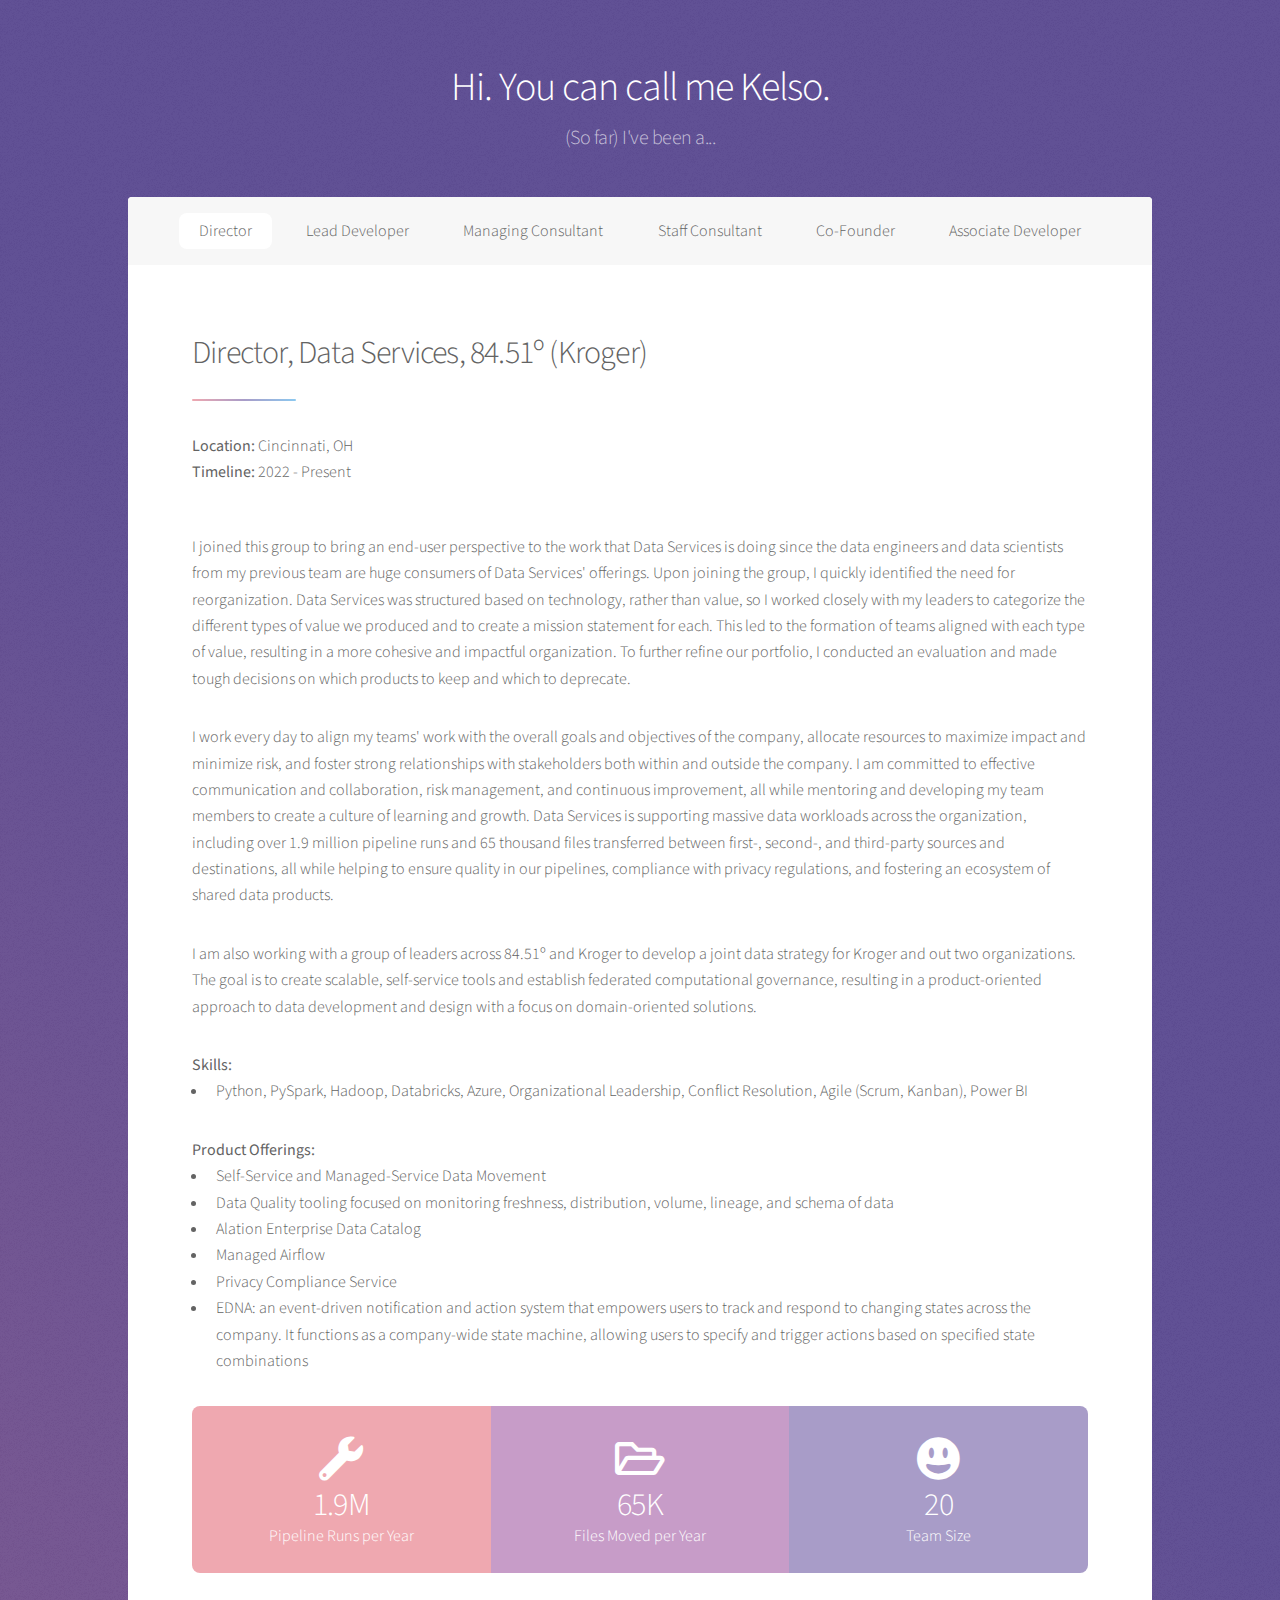
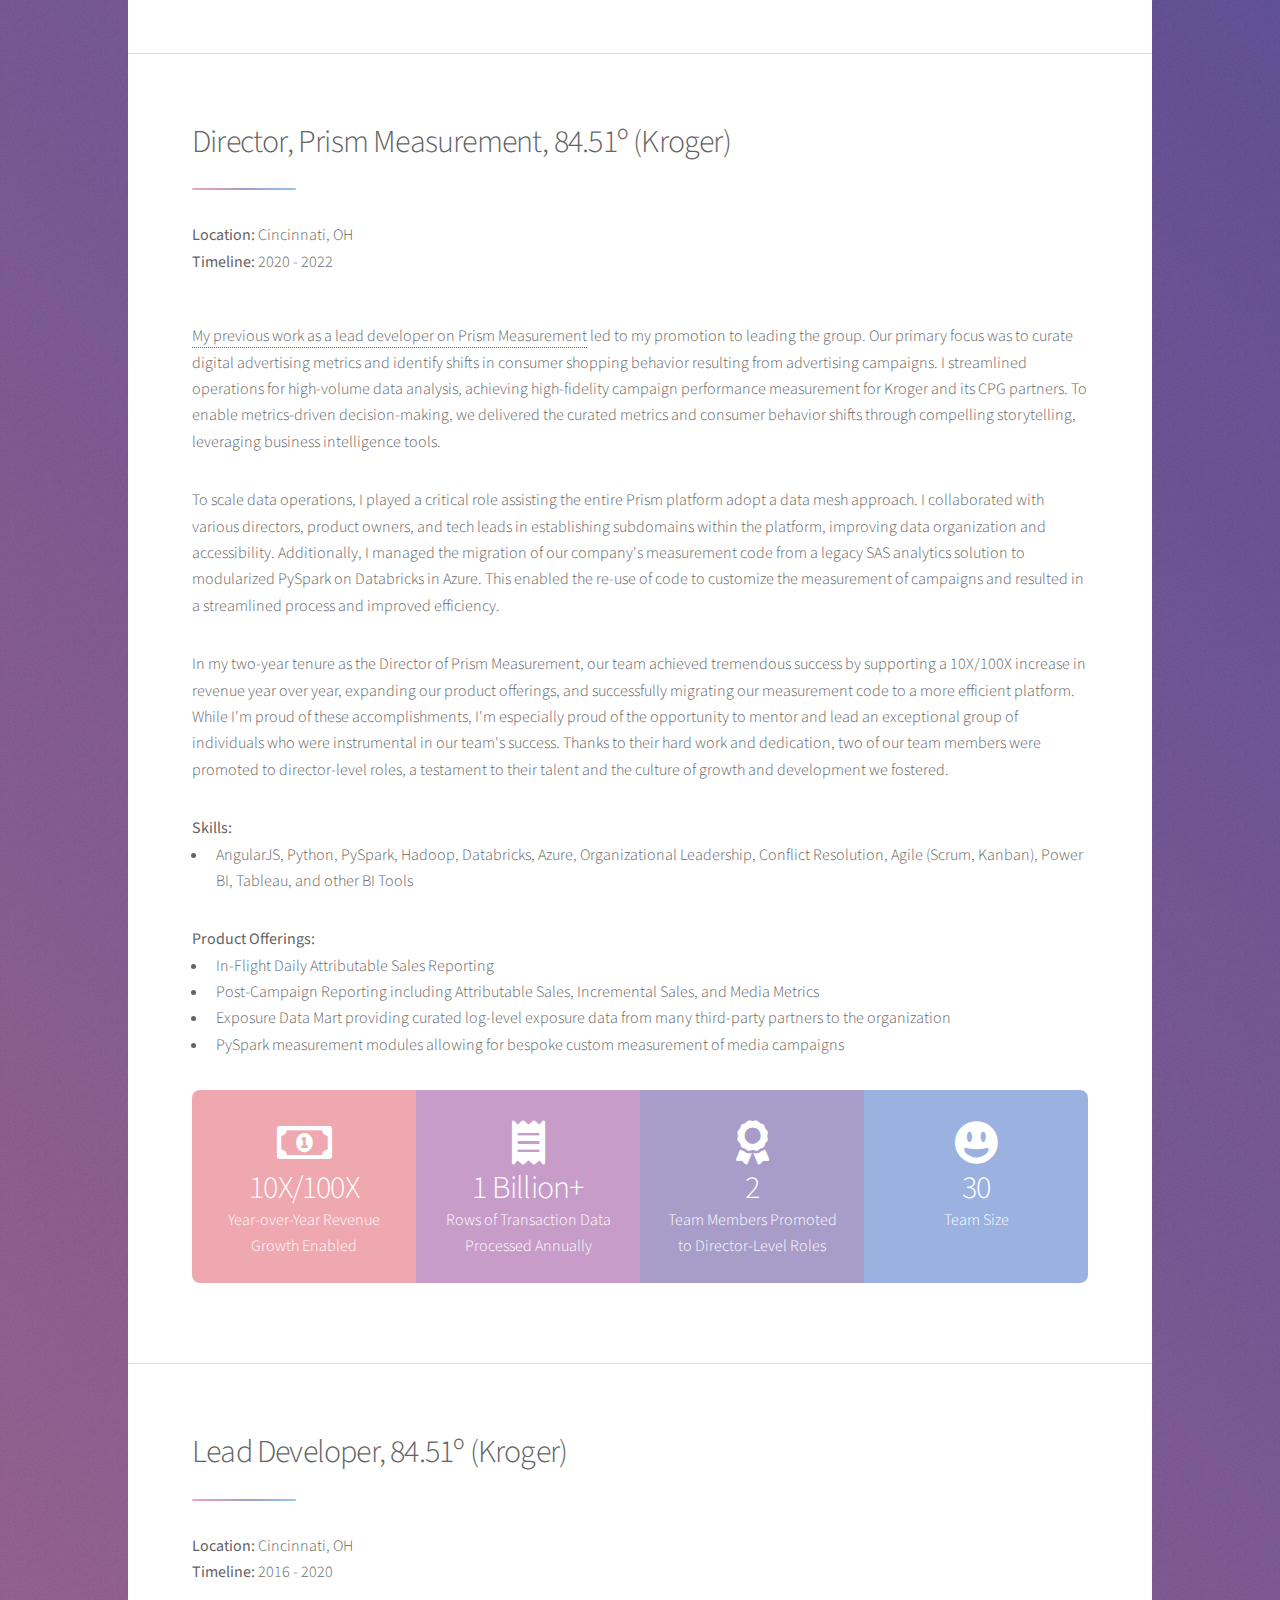
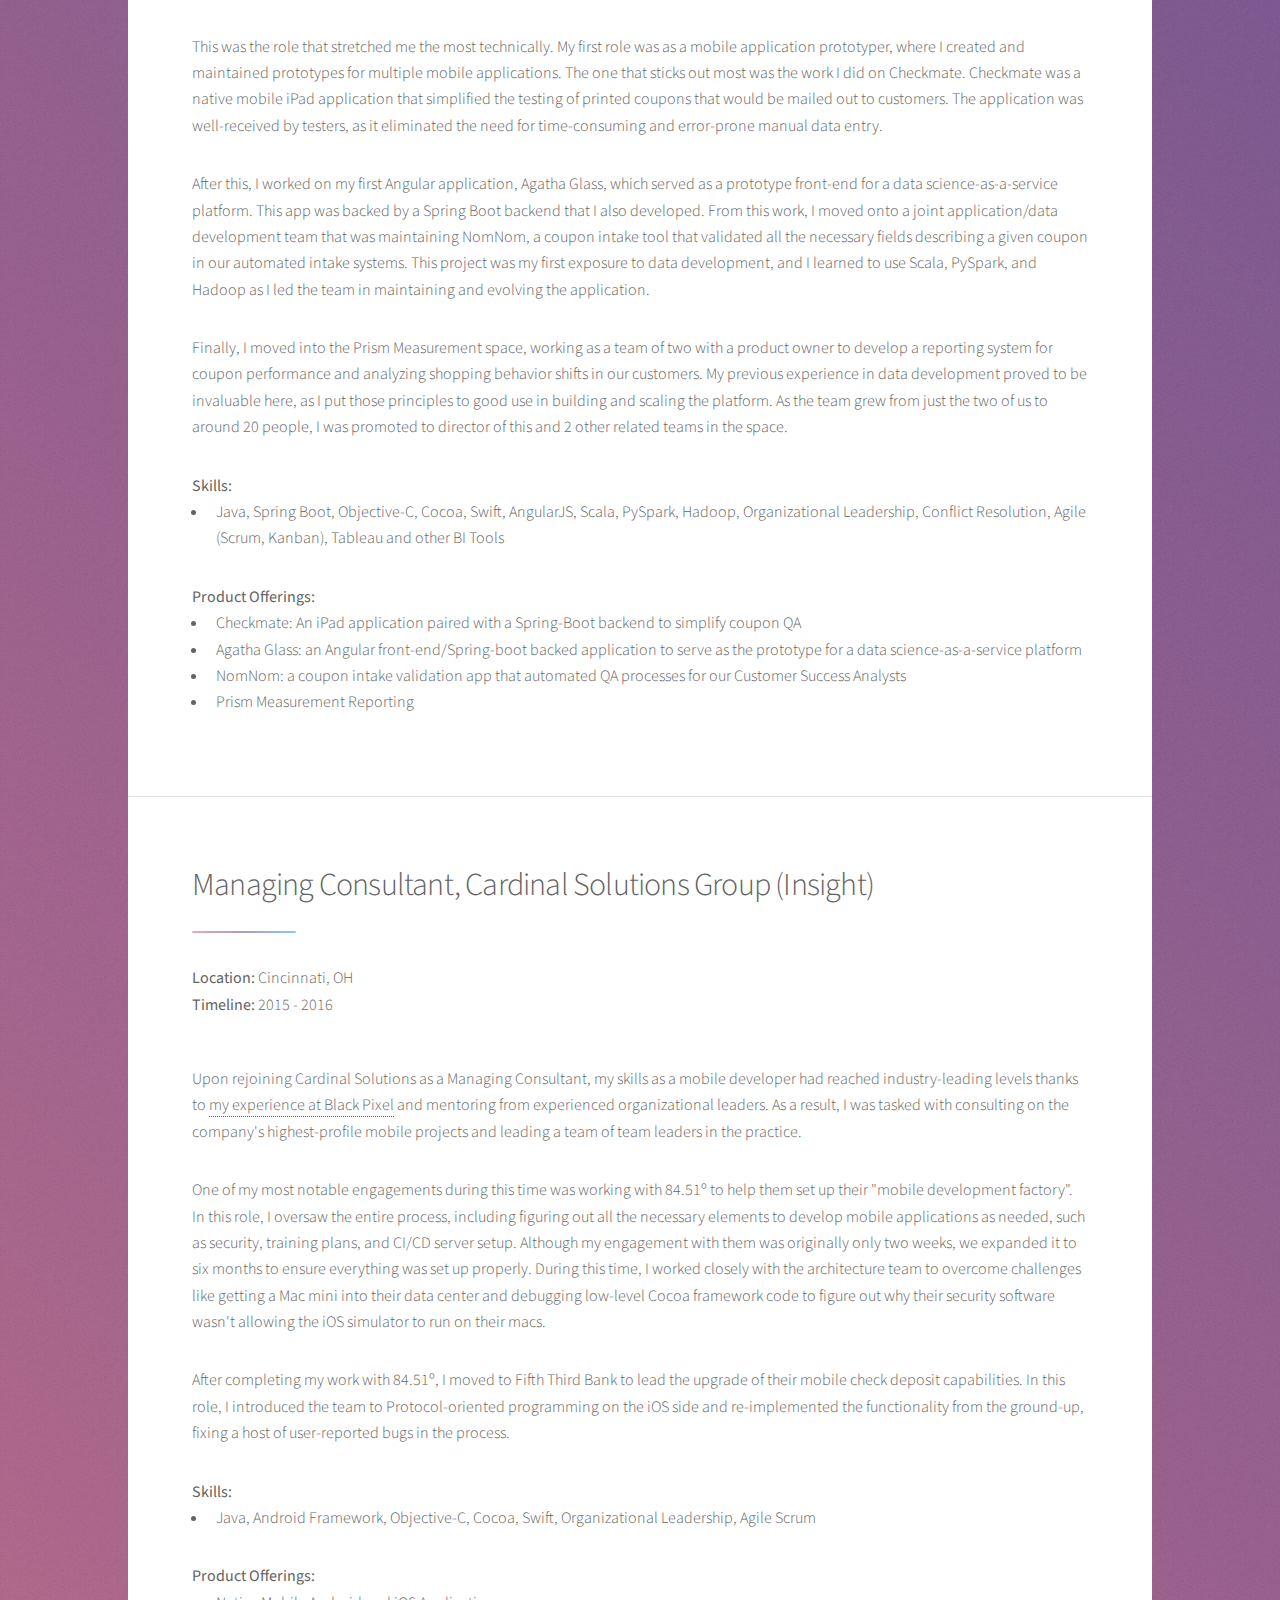
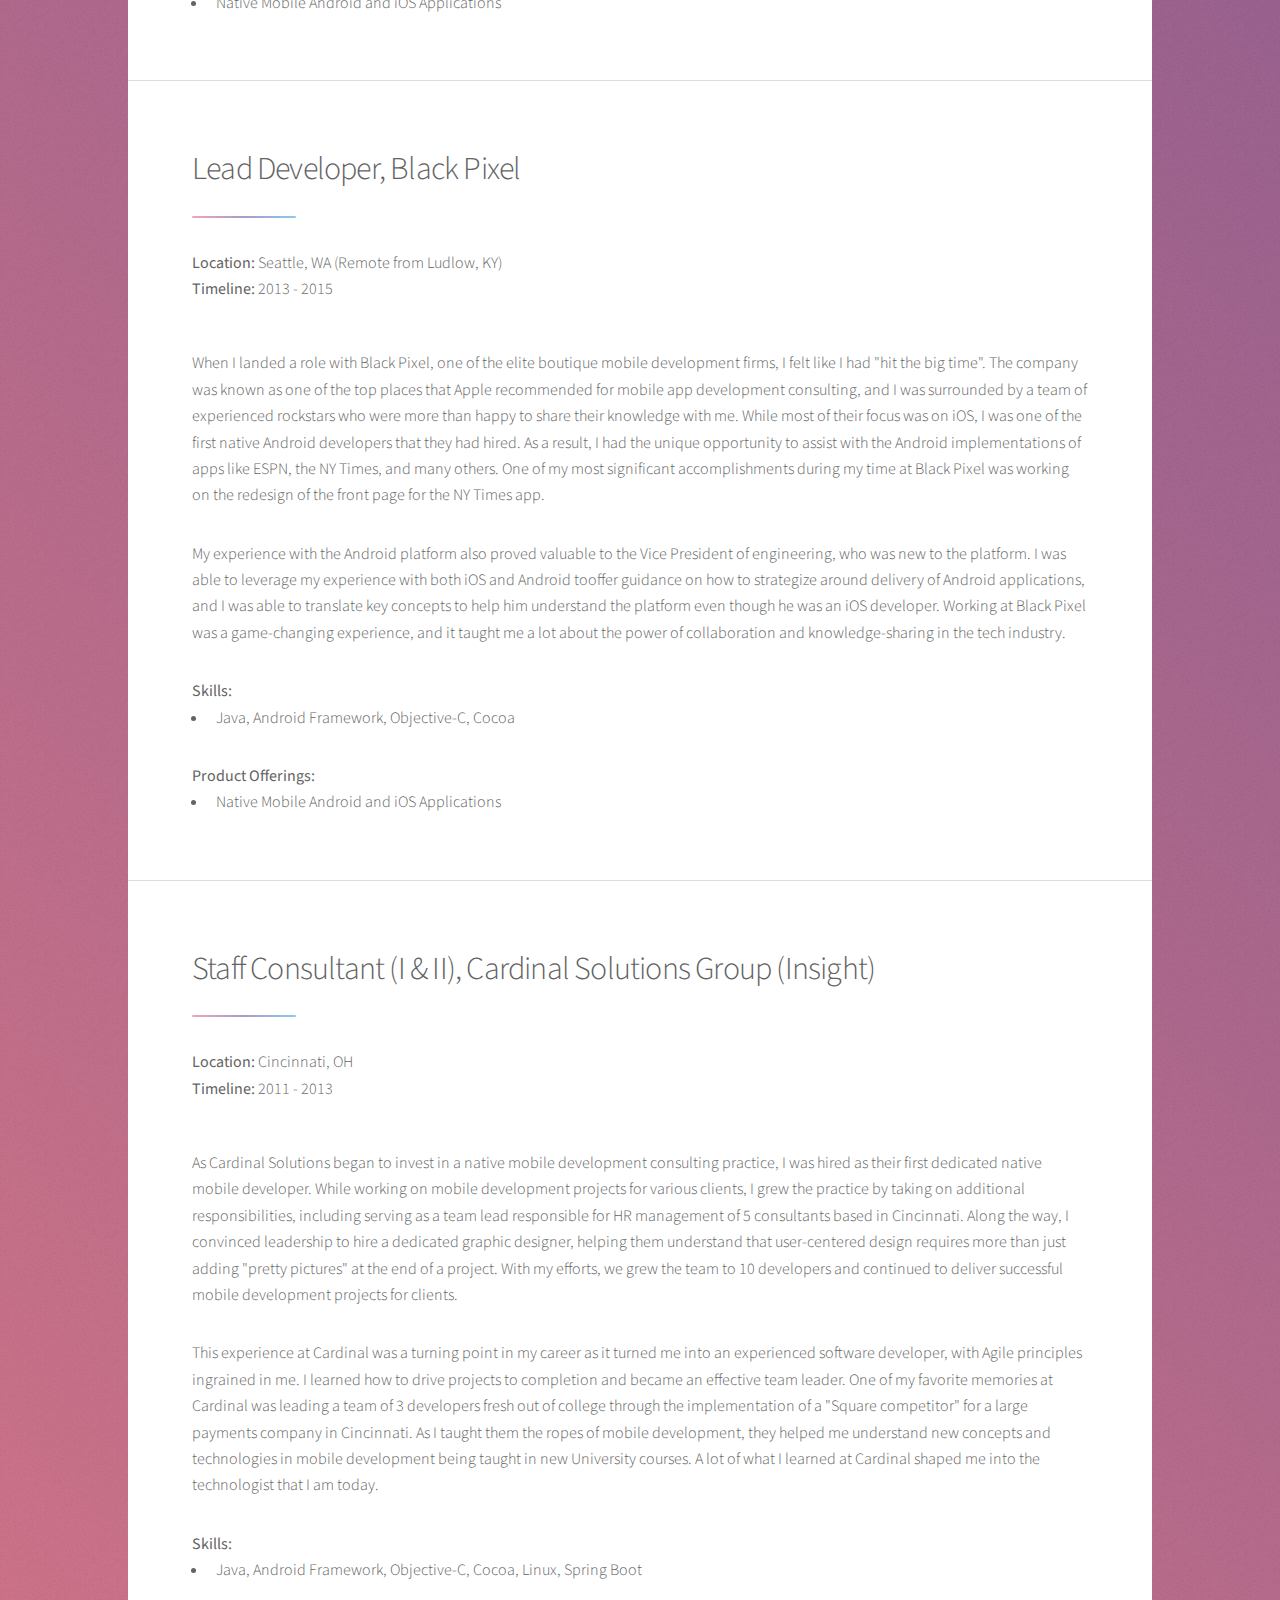
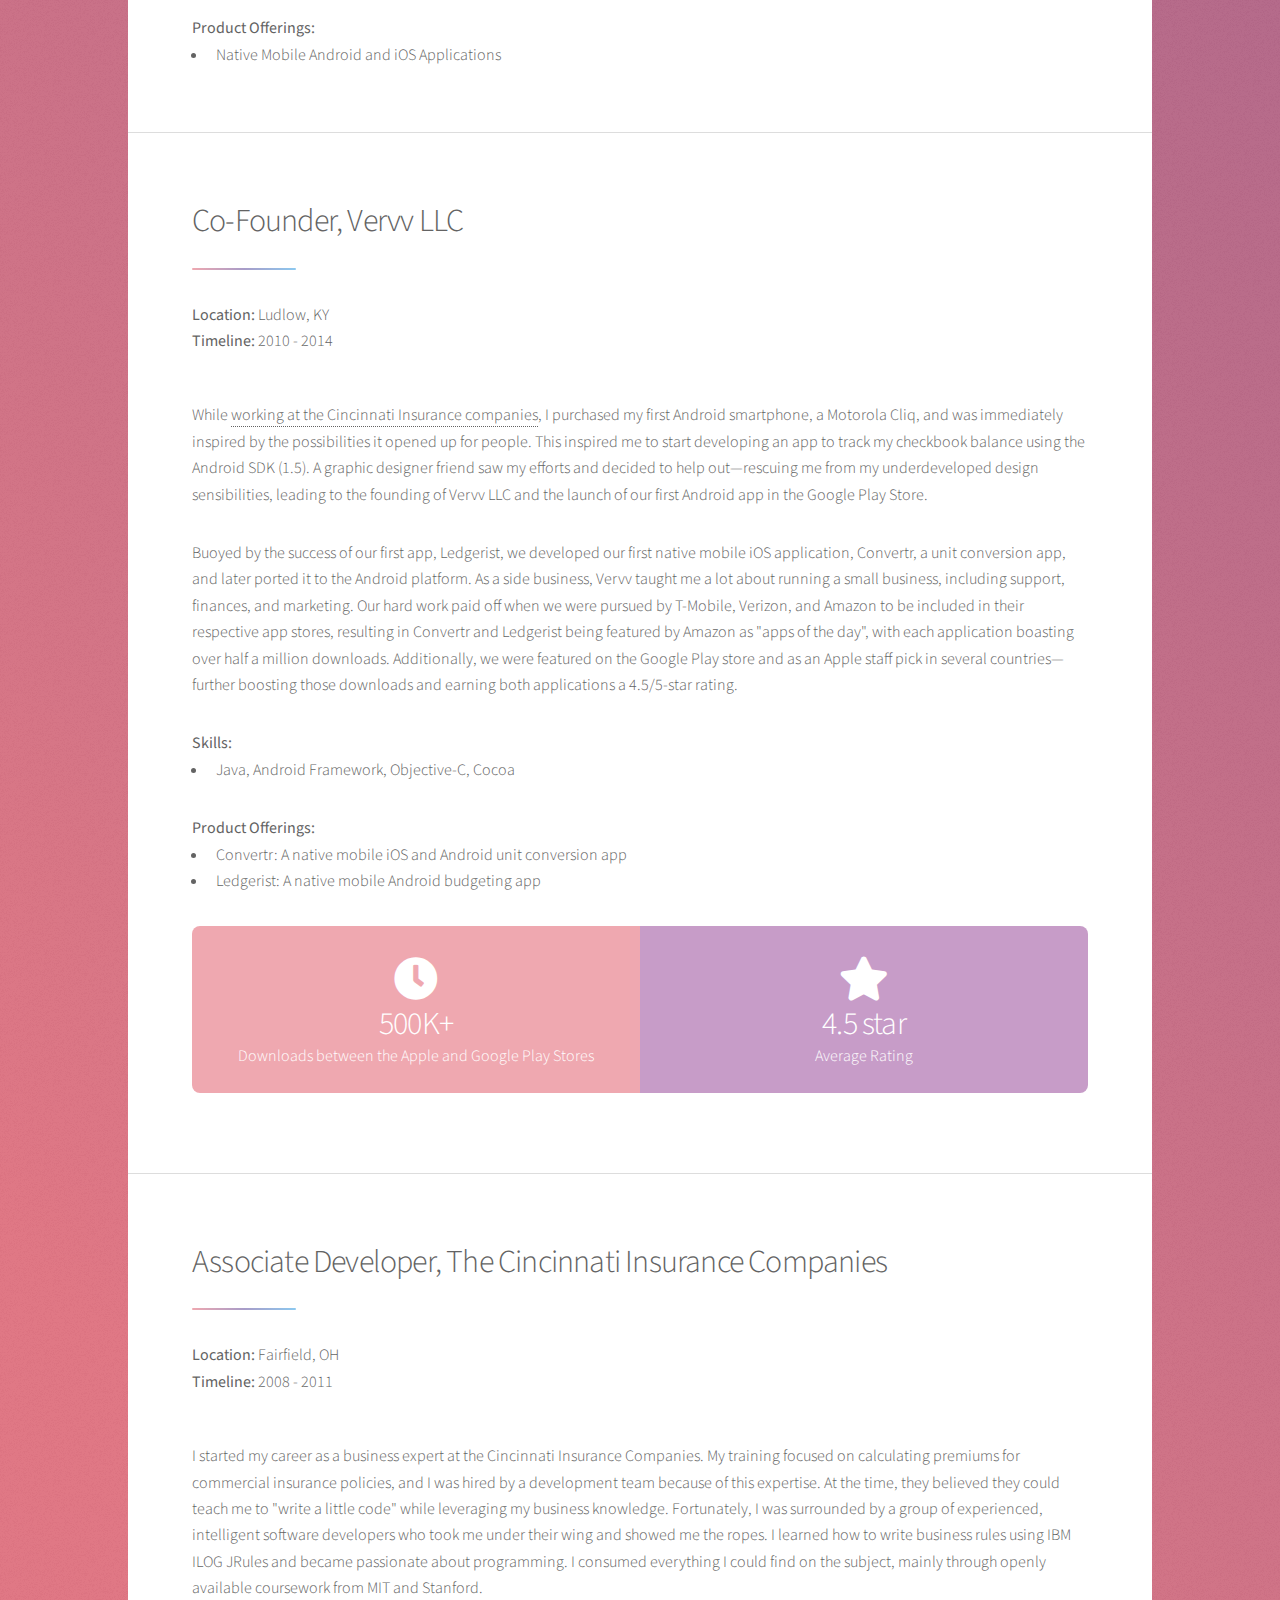
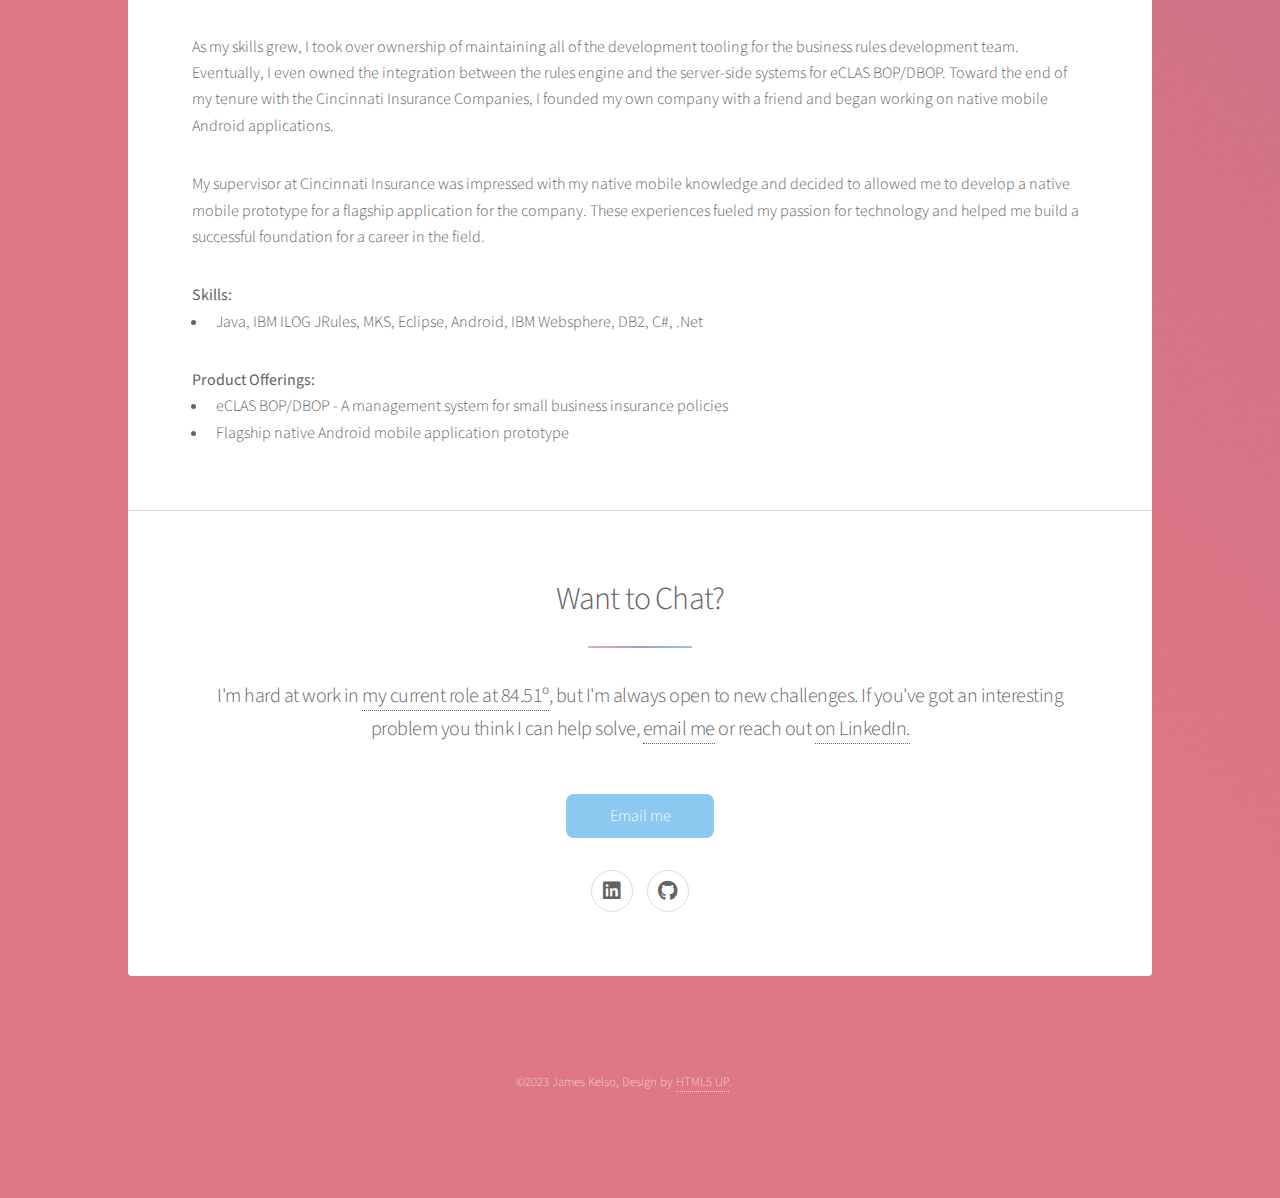
<file: experience.html>
<!DOCTYPE HTML>
<!--
	Stellar by HTML5 UP
	html5up.net | @ajlkn
	Free for personal and commercial use under the CCA 3.0 license (html5up.net/license)
-->
<html lang="en">

<head>
	<title>James Kelso - Experience</title>
	<meta charset="utf-8" />
	<meta name="description"
		content="I have over 15 years of experience in both hands-on and leadership roles in application development and data engineering." />
	<meta name="robots" content="index, follow">
	<meta name="viewport" content="width=device-width, initial-scale=1, user-scalable=no" />
	<meta http-equiv='content-language' content='en-us'>
	<link rel="stylesheet" href="assets/css/main.css" />
	<noscript>
		<link rel="stylesheet" href="assets/css/noscript.css" />
	</noscript>
	<link rel="apple-touch-icon" sizes="180x180" href="/images/apple-touch-icon.png">
	<link rel="icon" type="image/png" sizes="32x32" href="/images/favicon-32x32.png">
	<link rel="icon" type="image/png" sizes="16x16" href="/images/favicon-16x16.png">
	<link rel="manifest" href="/site.webmanifest">
	<link rel="canonical" href="https://jameskelso.com/experience.html" />
	<!-- Cloudflare Web Analytics -->
	<script defer src='https://static.cloudflareinsights.com/beacon.min.js'
		data-cf-beacon='{"token": "934410b5cca14f20bd03b25e5741771f"}'></script><!-- End Cloudflare Web Analytics -->

<body class="is-preload">

	<!-- Wrapper -->
	<div id="wrapper">

		<!-- Header -->
		<a href="/">
			<header id="header">
				<h1>Hi. You can call me Kelso.</h1>
				<p>(So far) I've been a...</p>
			</header>
		</a>

		<nav id="nav">
			<ul>
				<li><a href="#eds" class="active">Director</a></li>
				<li><a href="#lead-dev-8451">Lead Developer</a></li>
				<li><a href="#managing-consultant">Managing Consultant</a></li>
				<li><a href="#staff-consultant">Staff Consultant</a></li>
				<li><a href="#co-founder">Co-Founder</a></li>
				<li><a href="#ass-developer">Associate Developer</a></li>
			</ul>
		</nav>

		<!-- Main -->
		<div id="main">
			<!-- EDS -->
			<section id="eds" class="main">
				<header class="major">
					<h2>Director, Data Services, 84.51º (Kroger)</h2>
					<ul class="experience">
						<li><strong>Location: </strong>Cincinnati, OH</li>
						<li><strong>Timeline: </strong>2022 - Present</li>
					</ul>
				</header>
				<p>I joined this group to bring an end-user perspective to the work that Data Services
					is doing since the data engineers and data scientists from my previous team are huge consumers of
					Data Services' offerings.
					Upon joining the group, I quickly identified the need for
					reorganization. Data Services was structured based on technology, rather than value, so I worked
					closely
					with my leaders to categorize the different types of value we produced and to create a mission
					statement for each. This led to the formation of teams aligned with each type of value, resulting in
					a more cohesive and impactful organization. To further refine our portfolio, I conducted an
					evaluation and made tough decisions on which
					products to keep and which to deprecate.</p>
				<p>I work every day to align my teams' work with the overall goals and objectives of the company,
					allocate resources to maximize impact and minimize risk, and foster strong relationships with
					stakeholders both within and outside the company. I am committed to effective communication and
					collaboration, risk management, and continuous improvement, all while mentoring and developing my
					team members to create a culture of learning and growth. Data Services is supporting massive data
					workloads across the organization, including over 1.9
					million pipeline runs and 65 thousand files transferred between first-, second-, and third-party
					sources and destinations, all while helping to ensure quality in our pipelines, compliance with
					privacy regulations, and fostering an ecosystem of shared data products.</p>
				<p>I am also working with a group of leaders across 84.51º and Kroger to develop a joint data
					strategy for Kroger and out two organizations. The goal is to create scalable, self-service tools
					and establish federated computational governance, resulting in a product-oriented approach to data
					development and design with a focus on domain-oriented solutions.</p>
				<strong>Skills: </strong>
				<ul>
					<li>Python, PySpark, Hadoop, Databricks, Azure, Organizational Leadership, Conflict Resolution,
						Agile (Scrum, Kanban), Power BI</li>
				</ul>
				<strong>Product Offerings: </strong>
				<ul>
					<li>Self-Service and Managed-Service Data Movement</li>
					<li>Data Quality tooling focused on monitoring freshness, distribution, volume, lineage, and
						schema of data</li>
					<li>Alation Enterprise Data Catalog</li>
					<li>Managed Airflow</li>
					<li>Privacy Compliance Service</li>
					<li>EDNA: an event-driven notification and action system that empowers users to track and respond to
						changing states across the company. It functions as a company-wide state machine, allowing users
						to specify and trigger actions based on specified state combinations</li>
				</ul>
				<ul class="statistics">
					<li class="style1">
						<span class="icon solid fa-wrench"></span>
						<strong>1.9M</strong> Pipeline Runs per Year
					</li>
					<li class="style2">
						<span class="icon fa-folder-open"></span>
						<strong>65K</strong> Files Moved per Year
					</li>
					<li class="style3">
						<span class="icon solid fa-grin-alt"></span>
						<strong>20</strong> Team Size
					</li>
				</ul>
				<footer class="major">
					<!-- <ul class="actions special">
						<li><a href="generic.html" class="button">Learn More</a></li>
					</ul> -->
				</footer>
			</section>
			<!-- Media -->
			<section id="media" class="main">
				<header class="major">
					<h2>Director, Prism Measurement, 84.51º (Kroger)</h2>
					<ul class="experience">
						<li><strong>Location: </strong>Cincinnati, OH</li>
						<li><strong>Timeline: </strong>2020 - 2022</li>
					</ul>
				</header>
				<p><a href="#lead-dev-8451">My previous work as a lead developer on Prism Measurement</a> led to my
					promotion to leading the group.
					Our primary focus was to curate digital advertising metrics and identify shifts in consumer shopping
					behavior resulting from advertising campaigns. I streamlined operations for high-volume data
					analysis, achieving high-fidelity campaign performance measurement for Kroger and its CPG partners.
					To enable metrics-driven decision-making, we delivered the curated metrics and consumer behavior
					shifts through compelling storytelling, leveraging business intelligence tools.</p>
				<p>To scale data operations, I played a critical role assisting the entire Prism platform adopt a data
					mesh
					approach. I collaborated with various directors, product owners, and tech leads in establishing
					subdomains
					within the platform, improving data organization and accessibility. Additionally, I managed the
					migration of our company's measurement code from a legacy SAS analytics solution to modularized
					PySpark on
					Databricks in Azure. This enabled the re-use of code to customize the measurement of campaigns and
					resulted in a streamlined process and improved efficiency.</p>
				<p>In my two-year tenure as the Director of Prism Measurement, our team achieved tremendous
					success by supporting a 10X/100X increase in revenue year over year, expanding our product
					offerings,
					and successfully migrating our measurement code to a more efficient platform. While I'm proud of
					these accomplishments, I'm especially proud of the opportunity to mentor and lead an exceptional
					group of individuals who were instrumental in our team's success. Thanks to their hard work and
					dedication, two of our team members were promoted to director-level roles, a testament to their
					talent and the culture of growth and development we fostered.</p>
				<strong>Skills: </strong>
				<ul>
					<li>AngularJS, Python, PySpark, Hadoop, Databricks, Azure, Organizational Leadership, Conflict
						Resolution,
						Agile (Scrum, Kanban), Power BI, Tableau, and other BI Tools</li>
				</ul>
				<strong>Product Offerings: </strong>
				<ul>
					<li>In-Flight Daily Attributable Sales Reporting</li>
					<li>Post-Campaign Reporting including Attributable Sales, Incremental Sales, and Media Metrics</li>
					<li>Exposure Data Mart providing curated log-level exposure data from many third-party partners to
						the organization</li>
					<li>PySpark measurement modules allowing for bespoke custom measurement of media campaigns</li>
				</ul>
				<ul class="statistics">
					<li class="style1">
						<span class="icon fa-money-bill-alt"></span>
						<strong>10X/100X</strong> Year-over-Year Revenue Growth Enabled
					</li>
					<li class="style2">
						<span class="icon solid fa-receipt"></span>
						<strong>1 Billion+</strong> Rows of Transaction Data Processed Annually
					</li>
					<li class="style3">
						<span class="icon solid fa-award"></span>
						<strong>2</strong> Team Members Promoted to Director-Level Roles
					</li>
					<li class="style4">
						<span class="icon solid fa-grin-alt"></span>
						<strong>30</strong> Team Size
					</li>
				</ul>
				<footer class="major">
					<!-- <ul class="actions special">
					<li><a href="generic.html" class="button">Learn More</a></li>
				</ul> -->
				</footer>
			</section>
			<!-- Lead Dev 84.51 -->
			<section id="lead-dev-8451" class="main">
				<header class="major">
					<h2>Lead Developer, 84.51º (Kroger)</h2>
					<ul class="experience">
						<li><strong>Location: </strong>Cincinnati, OH</li>
						<li><strong>Timeline: </strong>2016 - 2020</li>
					</ul>
				</header>
				<p>This was the role that stretched me the most
					technically. My first role was as a mobile application prototyper, where I created and
					maintained prototypes for multiple mobile applications. The one that sticks out most was the work I
					did on Checkmate. Checkmate was a native mobile iPad application that simplified the testing of
					printed coupons that would be mailed out to customers. The application was well-received by testers,
					as it eliminated the need for time-consuming and error-prone manual data entry.</p>
				<p>After this, I worked on my first Angular application, Agatha Glass, which served as a prototype
					front-end for a data science-as-a-service platform. This app was backed by a Spring Boot backend
					that I also developed. From this work, I moved onto a joint application/data development team that
					was maintaining NomNom, a coupon intake tool that validated all the necessary fields describing a
					given coupon in our automated intake systems. This project was my first exposure to data
					development, and I learned to use Scala, PySpark, and Hadoop as I led the team in maintaining and
					evolving the application.</p>
				<p>Finally, I moved into the Prism Measurement space, working as a team of two with a product owner to
					develop a reporting system for coupon performance and analyzing shopping behavior shifts in our
					customers. My previous experience in data development proved to be invaluable here, as I
					put those principles to good use in building and scaling the platform. As the team grew from just
					the two of us to around 20 people, I was promoted to director of this and 2 other related teams in
					the space.</p>
				<strong>Skills: </strong>
				<ul>
					<li>Java, Spring Boot, Objective-C, Cocoa, Swift, AngularJS, Scala, PySpark, Hadoop, Organizational
						Leadership, Conflict Resolution, Agile (Scrum, Kanban), Tableau and other BI Tools</li>
				</ul>
				<strong>Product Offerings: </strong>
				<ul>
					<li>Checkmate: An iPad application paired with a Spring-Boot backend to simplify coupon QA</li>
					<li>Agatha Glass: an Angular front-end/Spring-boot backed application to serve as the prototype for
						a data science-as-a-service platform</li>
					<li>NomNom: a coupon intake validation app that automated QA
						processes for our Customer Success Analysts</li>
					<li>Prism Measurement Reporting</li>
				</ul>
				<footer class="major">
					<!-- <ul class="actions special">
						<li><a href="generic.html" class="button">Learn More</a></li>
					</ul> -->
				</footer>
			</section>
			<!-- Managing Consultant -->
			<section id="managing-consultant" class="main">
				<header class="major">
					<h2>Managing Consultant, Cardinal Solutions Group (Insight)</h2>
					<ul class="experience">
						<li><strong>Location: </strong>Cincinnati, OH</li>
						<li><strong>Timeline: </strong>2015 - 2016</li>
					</ul>
				</header>
				<p>Upon rejoining Cardinal Solutions as a Managing Consultant, my skills as a mobile developer had
					reached industry-leading levels thanks to <a href="#lead-dev-bp">my experience at Black Pixel</a>
					and mentoring from
					experienced organizational leaders. As a result, I was tasked with consulting on the company's
					highest-profile mobile projects and leading a team of team leaders in the practice.</p>
				<p>One of my most notable engagements during this time was working with 84.51º to help them set up their
					"mobile development factory". In this role, I oversaw the entire process, including figuring out all
					the necessary elements to develop mobile applications as needed, such as security, training plans,
					and CI/CD server setup. Although my engagement with them was originally only two weeks, we expanded
					it to six months to ensure everything was set up properly. During this time, I worked closely with
					the architecture team to overcome challenges like getting a Mac mini into their data center and
					debugging low-level Cocoa framework code to figure out why their security software wasn't allowing
					the iOS simulator to run on their macs.</p>
				<p>After completing my work with 84.51º, I moved to Fifth Third Bank to lead the upgrade of their mobile
					check deposit capabilities. In this role, I introduced the team to Protocol-oriented programming on
					the iOS side and re-implemented the functionality from the ground-up, fixing a host of user-reported
					bugs in the process.</p>
				<strong>Skills: </strong>
				<ul>
					<li>Java, Android Framework, Objective-C, Cocoa, Swift, Organizational Leadership, Agile Scrum</li>
				</ul>
				<strong>Product Offerings: </strong>
				<ul>
					<li>Native Mobile Android and iOS Applications</li>
				</ul>
			</section>
			<!-- Lead Dev Black Pixel -->
			<section id="lead-dev-bp" class="main">
				<header class="major">
					<h2>Lead Developer, Black Pixel</h2>
					<ul class="experience">
						<li><strong>Location: </strong>Seattle, WA (Remote from Ludlow, KY)</li>
						<li><strong>Timeline: </strong>2013 - 2015</li>
					</ul>
				</header>
				<p>When I landed a role with Black Pixel, one of the elite boutique mobile development firms, I felt
					like I had "hit the big time". The company was known as one of the top places that Apple recommended
					for mobile
					app development consulting, and I was surrounded by a team of experienced rockstars who were more
					than happy to share their knowledge with me. While most of their focus was on iOS, I was one of the
					first native Android developers that they had hired. As a result, I had the unique opportunity to
					assist with the Android implementations of apps like ESPN, the NY Times, and many others. One of my
					most significant accomplishments during my time at Black Pixel was working on the redesign of the
					front page for the NY Times app. </p>
				<p>My experience with the Android platform also proved valuable to the Vice President of engineering,
					who was new to the platform. I was able to leverage my experience with both iOS and Android tooffer
					guidance on how to strategize around delivery of Android applications, and I was able to translate
					key concepts to help him understand the platform even though he was an iOS developer. Working at
					Black Pixel was a game-changing experience, and it taught me a lot about the power of collaboration
					and knowledge-sharing in the tech industry.</p>
				<strong>Skills: </strong>
				<ul>
					<li>Java, Android Framework, Objective-C, Cocoa</li>
				</ul>
				<strong>Product Offerings: </strong>
				<ul>
					<li>Native Mobile Android and iOS Applications</li>
				</ul>
			</section>
			<!-- Staff Consultant -->
			<section id="staff-consultant" class="main">
				<header class="major">
					<h2>Staff Consultant (I & II), Cardinal Solutions Group (Insight)</h2>
					<ul class="experience">
						<li><strong>Location: </strong>Cincinnati, OH</li>
						<li><strong>Timeline: </strong>2011 - 2013</li>
					</ul>
				</header>
				<p>As Cardinal Solutions began to invest in a native mobile development consulting practice, I was hired
					as their first dedicated native mobile developer. While working on mobile development projects for
					various clients, I grew the practice by taking on additional responsibilities, including serving as
					a team lead responsible for HR management of 5 consultants based in Cincinnati. Along the way, I
					convinced leadership to hire a dedicated graphic designer, helping them understand that
					user-centered design requires more than just adding "pretty pictures" at the end of a project. With
					my efforts, we grew the team to 10 developers and continued to deliver successful mobile development
					projects for clients.</p>
				<p>This experience at Cardinal was a turning point in my career as it turned me into an experienced
					software developer, with Agile principles ingrained in me. I learned how to drive projects to
					completion and became an effective team leader. One of my favorite memories at Cardinal was leading
					a team of 3 developers fresh out of college through the implementation of a "Square competitor" for
					a large payments company in Cincinnati. As I taught them the ropes of mobile development, they
					helped me understand new concepts and technologies in mobile development being taught in new
					University courses. A lot of what I learned at Cardinal shaped me into the technologist that I am
					today.</p>
				<strong>Skills: </strong>
				<ul>
					<li>Java, Android Framework, Objective-C, Cocoa, Linux, Spring Boot</li>
				</ul>
				<strong>Product Offerings: </strong>
				<ul>
					<li>Native Mobile Android and iOS Applications</li>
				</ul>
			</section>
			<!-- Co-Founder -->
			<section id="co-founder" class="main">
				<header class="major">
					<h2>Co-Founder, Vervv LLC</h2>
					<ul class="experience">
						<li><strong>Location: </strong>Ludlow, KY</li>
						<li><strong>Timeline: </strong>2010 - 2014</li>
					</ul>
				</header>
				<p>While <a href="#ass-developer">working at the Cincinnati Insurance companies</a>, I purchased my
					first Android smartphone, a
					Motorola Cliq, and was immediately inspired by the possibilities it opened up for people. This
					inspired me to start developing an app to track my checkbook balance using the Android SDK (1.5). A
					graphic designer friend saw my efforts and decided to help out—rescuing me from my underdeveloped
					design sensibilities, leading to the founding of Vervv LLC and the launch of our first Android app
					in the Google Play Store.</p>
				<p>Buoyed by the success of our first app, Ledgerist, we developed our first native mobile iOS
					application, Convertr, a unit conversion app, and later ported it to the Android platform. As a side
					business, Vervv taught me a lot about running a small business, including support, finances, and
					marketing. Our hard work paid off when we were pursued by T-Mobile, Verizon, and Amazon to be
					included in their respective app stores, resulting in Convertr and Ledgerist being featured by
					Amazon as "apps of the day", with each application boasting over half a million downloads.
					Additionally, we were featured on the Google Play store and as an Apple staff pick in several
					countries—further boosting those downloads and earning both applications a 4.5/5-star rating.</p>
				<strong>Skills: </strong>
				<ul>
					<li>Java, Android Framework, Objective-C, Cocoa</li>
				</ul>
				<strong>Product Offerings: </strong>
				<ul>
					<li>Convertr: A native mobile iOS and Android unit conversion app</li>
					<li>Ledgerist: A native mobile Android budgeting app</li>
				</ul>
				<ul class="statistics">
					<li class="style1">
						<span class="icon solid fa-clock"></span>
						<strong>500K+</strong> Downloads between the Apple and Google Play Stores
					</li>
					<li class="style2">
						<span class="icon solid fa-star"></span>
						<strong>4.5 star</strong> Average Rating
					</li>
				</ul>
			</section>
			<!-- Associate Developer -->
			<section id="ass-developer" class="main">
				<header class="major">
					<h2>Associate Developer, The Cincinnati Insurance Companies</h2>
					<ul class="experience">
						<li><strong>Location: </strong>Fairfield, OH</li>
						<li><strong>Timeline: </strong>2008 - 2011</li>
					</ul>
				</header>
				<p>I started my career as a business expert at the Cincinnati Insurance Companies. My
					training focused on calculating premiums for commercial insurance policies, and I was hired by a
					development team because of this expertise. At the time, they believed they could teach me to "write
					a little code" while leveraging my business knowledge. Fortunately, I was surrounded by a group of
					experienced, intelligent software developers who took me under their wing and showed me the ropes. I
					learned how to write business rules using IBM ILOG JRules and became passionate about programming. I
					consumed everything I could find on the subject, mainly through openly available coursework from MIT
					and Stanford.</p>
				<p>As my skills grew, I took over ownership of maintaining all of the development tooling for the
					business rules
					development team. Eventually, I even owned the integration between the rules engine and the
					server-side systems for eCLAS BOP/DBOP. Toward the end of my tenure with the Cincinnati Insurance
					Companies, I founded my own company with a friend and began working on native mobile Android
					applications.</p>
				<p>My supervisor at Cincinnati Insurance was impressed with my native mobile knowledge and decided to
					allowed me to develop a native mobile prototype for a flagship application for the company. These
					experiences fueled my passion for technology and helped me build a successful foundation for a
					career in the field.</p>
				<strong>Skills: </strong>
				<ul>
					<li>Java, IBM ILOG JRules, MKS, Eclipse, Android, IBM Websphere, DB2, C#, .Net</li>
				</ul>
				<strong>Product Offerings: </strong>
				<ul>
					<li>eCLAS BOP/DBOP - A management system for small business insurance policies</li>
					<li>Flagship native Android mobile application prototype</li>
				</ul>
			</section>
			<!-- CTA -->
			<section id="want-to-chat" class="main special">
				<header class="major">
					<h2>Want to Chat?</h2>
					<p>I'm hard at work in <a href="experience.html#eds">my current role at 84.51º</a>, but I'm always
						open to new challenges. If you've
						got an interesting problem you think I can help solve, <a href="mailto:me@jameskelso.com">email
							me</a> or reach out <a href="https://www.linkedin.com/in/james-kelso-388b8090">on
							LinkedIn.</a></p>
				</header>
				<footer class="major">
					<ul class="actions special">
						<li><a href="mailto:me@jameskelso.com" class="button primary">Email me</a></li>
					</ul>
					<ul class="icons">
						<li><a href="https://www.linkedin.com/in/james-kelso-388b8090"
								class="icon brands fa-linkedin alt"><span class="label">LinkedIn</span></a></li>
						<li><a href="https://github.com/jwkelso" class="icon brands fa-github alt"><span
									class="label">GitHub</span></a></li>
					</ul>
				</footer>
			</section>

		</div>

		<!-- Footer -->
		<footer id="footer">
			<section></section>
			<p class="copyright">&copy;2023 James Kelso, Design by <a href="https://html5up.net">HTML5 UP</a>.</p>
		</footer>

	</div>

	<!-- Scripts -->
	<script src="assets/js/jquery.min.js"></script>
	<script src="assets/js/jquery.scrollex.min.js"></script>
	<script src="assets/js/jquery.scrolly.min.js"></script>
	<script src="assets/js/browser.min.js"></script>
	<script src="assets/js/breakpoints.min.js"></script>
	<script src="assets/js/util.js"></script>
	<script src="assets/js/main.js"></script>

</body>

</html>
</file>
<file: assets/css/noscript.css>
/*
	Stellar by HTML5 UP
	html5up.net | @ajlkn
	Free for personal and commercial use under the CCA 3.0 license (html5up.net/license)
*/

/* Header */

	body.is-preload #header.alt > * {
		opacity: 1;
	}

	body.is-preload #header.alt .logo {
		-moz-transform: none;
		-webkit-transform: none;
		-ms-transform: none;
		transform: none;
	}
</file>
<file: assets/css/main.css>
@import url(fontawesome-all.min.css);
@import 'https://fonts.googleapis.com/css?family=Source+Sans+Pro:300,400';

/*
	Stellar by HTML5 UP
	html5up.net | @ajlkn
	Free for personal and commercial use under the CCA 3.0 license (html5up.net/license)
*/

html,
body,
div,
span,
applet,
object,
iframe,
h1,
h2,
h3,
h4,
h5,
h6,
p,
blockquote,
pre,
a,
abbr,
acronym,
address,
big,
cite,
code,
del,
dfn,
em,
img,
ins,
kbd,
q,
s,
samp,
small,
strike,
strong,
sub,
sup,
tt,
var,
b,
u,
i,
center,
dl,
dt,
dd,
ol,
ul,
li,
fieldset,
form,
label,
legend,
table,
caption,
tbody,
tfoot,
thead,
tr,
th,
td,
article,
aside,
canvas,
details,
embed,
figure,
figcaption,
footer,
header,
hgroup,
menu,
nav,
output,
ruby,
section,
summary,
time,
mark,
audio,
video {
	margin: 0;
	padding: 0;
	border: 0;
	font-size: 100%;
	font: inherit;
	vertical-align: baseline;
}

article,
aside,
details,
figcaption,
figure,
footer,
header,
hgroup,
menu,
nav,
section {
	display: block;
}

body {
	line-height: 1;
}

ol,
ul {
	list-style: none;
}

blockquote,
q {
	quotes: none;
}

blockquote:before,
blockquote:after,
q:before,
q:after {
	content: '';
	content: none;
}

table {
	border-collapse: collapse;
	border-spacing: 0;
}

body {
	-webkit-text-size-adjust: none;
}

mark {
	background-color: transparent;
	color: inherit;
}

input::-moz-focus-inner {
	border: 0;
	padding: 0;
}

input,
select,
textarea {
	-moz-appearance: none;
	-webkit-appearance: none;
	-ms-appearance: none;
	appearance: none;
}

/* Basic */

@-ms-viewport {
	width: device-width;
}

body {
	-ms-overflow-style: scrollbar;
}

@media screen and (max-width: 480px) {

	html,
	body {
		min-width: 320px;
	}

}

html {
	box-sizing: border-box;
}

*,
*:before,
*:after {
	box-sizing: inherit;
}

body {
	background-color: #935d8c;
	background-image: url("images/overlay.png"), -moz-linear-gradient(45deg, #e37682 15%, #5f4d93 85%);
	background-image: url("images/overlay.png"), -webkit-linear-gradient(45deg, #e37682 15%, #5f4d93 85%);
	background-image: url("images/overlay.png"), -ms-linear-gradient(45deg, #e37682 15%, #5f4d93 85%);
	background-image: url("images/overlay.png"), linear-gradient(45deg, #e37682 15%, #5f4d93 85%);
}

body.is-preload *,
body.is-preload *:before,
body.is-preload *:after {
	-moz-animation: none !important;
	-webkit-animation: none !important;
	-ms-animation: none !important;
	animation: none !important;
	-moz-transition: none !important;
	-webkit-transition: none !important;
	-ms-transition: none !important;
	transition: none !important;
}

/* Type */

body {
	background-color: #935d8c;
	color: rgba(255, 255, 255, 0.65);
}

body,
input,
select,
textarea {
	font-family: "Source Sans Pro", Helvetica, sans-serif;
	font-size: 17pt;
	font-weight: 300;
	line-height: 1.65;
}

@media screen and (max-width: 1680px) {

	body,
	input,
	select,
	textarea {
		font-size: 14pt;
	}

}

@media screen and (max-width: 1280px) {

	body,
	input,
	select,
	textarea {
		font-size: 12pt;
	}

}

@media screen and (max-width: 360px) {

	body,
	input,
	select,
	textarea {
		font-size: 11pt;
	}

}

a {
	-moz-transition: color 0.2s ease, border-bottom 0.2s ease;
	-webkit-transition: color 0.2s ease, border-bottom 0.2s ease;
	-ms-transition: color 0.2s ease, border-bottom 0.2s ease;
	transition: color 0.2s ease, border-bottom 0.2s ease;
	text-decoration: none;
	border-bottom: dotted 1px;
	color: inherit;
}

a:hover {
	border-bottom-color: transparent;
}

strong,
b {
	font-weight: 400;
}

em,
i {
	font-style: italic;
}

p {
	margin: 0 0 2em 0;
}

p.content {
	-moz-columns: 20em 2;
	-webkit-columns: 20em 2;
	-ms-columns: 20em 2;
	columns: 20em 2;
	-moz-column-gap: 2em;
	-webkit-column-gap: 2em;
	-ms-column-gap: 2em;
	column-gap: 2em;
	text-align: justify;
}

h1,
h2,
h3,
h4,
h5,
h6 {
	font-weight: 300;
	line-height: 1.5;
	margin: 0 0 0.7em 0;
	letter-spacing: -0.025em;
}

h1 a,
h2 a,
h3 a,
h4 a,
h5 a,
h6 a {
	color: inherit;
	text-decoration: none;
}

h1 {
	font-size: 2.5em;
	line-height: 1.2;
}

h2 {
	font-size: 1.5em;
}

h3 {
	font-size: 1.25em;
}

h4 {
	font-size: 1.1em;
}

h5 {
	font-size: 0.9em;
}

h6 {
	font-size: 0.7em;
}

@media screen and (max-width: 736px) {

	h1 {
		font-size: 2em;
	}

}

sub {
	font-size: 0.8em;
	position: relative;
	top: 0.5em;
}

sup {
	font-size: 0.8em;
	position: relative;
	top: -0.5em;
}

blockquote {
	border-left: solid 4px;
	font-style: italic;
	margin: 0 0 2em 0;
	padding: 0.5em 0 0.5em 2em;
}

code {
	border-radius: 8px;
	border: solid 1px;
	font-family: "Courier New", monospace;
	font-size: 0.9em;
	margin: 0 0.25em;
	padding: 0.25em 0.65em;
}

pre {
	-webkit-overflow-scrolling: touch;
	font-family: "Courier New", monospace;
	font-size: 0.9em;
	margin: 0 0 2em 0;
}

pre code {
	display: block;
	line-height: 1.75;
	padding: 1em 1.5em;
	overflow-x: auto;
}

hr {
	border: 0;
	border-bottom: solid 1px;
	margin: 2em 0;
}

hr.major {
	margin: 3em 0;
}

.align-left {
	text-align: left;
}

.align-center {
	text-align: center;
}

.align-right {
	text-align: right;
}

input,
select,
textarea {
	color: #ffffff;
}

a:hover {
	color: #ffffff;
}

strong,
b {
	color: #ffffff;
}

h1,
h2,
h3,
h4,
h5,
h6 {
	color: #ffffff;
}

blockquote {
	border-left-color: rgba(255, 255, 255, 0.35);
}

code {
	background: rgba(255, 255, 255, 0.075);
	border-color: rgba(255, 255, 255, 0.35);
}

hr {
	border-bottom-color: rgba(255, 255, 255, 0.35);
}

/* Row */

.row {
	display: flex;
	flex-wrap: wrap;
	box-sizing: border-box;
	align-items: stretch;
}

.row>* {
	box-sizing: border-box;
}

.row.gtr-uniform>*> :last-child {
	margin-bottom: 0;
}

.row.aln-left {
	justify-content: flex-start;
}

.row.aln-center {
	justify-content: center;
}

.row.aln-right {
	justify-content: flex-end;
}

.row.aln-top {
	align-items: flex-start;
}

.row.aln-middle {
	align-items: center;
}

.row.aln-bottom {
	align-items: flex-end;
}

.row>.imp {
	order: -1;
}

.row>.col-1 {
	width: 8.33333%;
}

.row>.off-1 {
	margin-left: 8.33333%;
}

.row>.col-2 {
	width: 16.66667%;
}

.row>.off-2 {
	margin-left: 16.66667%;
}

.row>.col-3 {
	width: 25%;
}

.row>.off-3 {
	margin-left: 25%;
}

.row>.col-4 {
	width: 33.33333%;
}

.row>.off-4 {
	margin-left: 33.33333%;
}

.row>.col-5 {
	width: 41.66667%;
}

.row>.off-5 {
	margin-left: 41.66667%;
}

.row>.col-6 {
	width: 50%;
}

.row>.off-6 {
	margin-left: 50%;
}

.row>.col-7 {
	width: 58.33333%;
}

.row>.off-7 {
	margin-left: 58.33333%;
}

.row>.col-8 {
	width: 66.66667%;
}

.row>.off-8 {
	margin-left: 66.66667%;
}

.row>.col-9 {
	width: 75%;
}

.row>.off-9 {
	margin-left: 75%;
}

.row>.col-10 {
	width: 83.33333%;
}

.row>.off-10 {
	margin-left: 83.33333%;
}

.row>.col-11 {
	width: 91.66667%;
}

.row>.off-11 {
	margin-left: 91.66667%;
}

.row>.col-12 {
	width: 100%;
}

.row>.off-12 {
	margin-left: 100%;
}

.row.gtr-0 {
	margin-top: 0;
	margin-left: 0em;
}

.row.gtr-0>* {
	padding: 0 0 0 0em;
}

.row.gtr-0.gtr-uniform {
	margin-top: 0em;
}

.row.gtr-0.gtr-uniform>* {
	padding-top: 0em;
}

.row.gtr-25 {
	margin-top: 0;
	margin-left: -0.375em;
}

.row.gtr-25>* {
	padding: 0 0 0 0.375em;
}

.row.gtr-25.gtr-uniform {
	margin-top: -0.375em;
}

.row.gtr-25.gtr-uniform>* {
	padding-top: 0.375em;
}

.row.gtr-50 {
	margin-top: 0;
	margin-left: -0.75em;
}

.row.gtr-50>* {
	padding: 0 0 0 0.75em;
}

.row.gtr-50.gtr-uniform {
	margin-top: -0.75em;
}

.row.gtr-50.gtr-uniform>* {
	padding-top: 0.75em;
}

.row {
	margin-top: 0;
	margin-left: -1.5em;
}

.row>* {
	padding: 0 0 0 1.5em;
}

.row.gtr-uniform {
	margin-top: -1.5em;
}

.row.gtr-uniform>* {
	padding-top: 1.5em;
}

.row.gtr-150 {
	margin-top: 0;
	margin-left: -2.25em;
}

.row.gtr-150>* {
	padding: 0 0 0 2.25em;
}

.row.gtr-150.gtr-uniform {
	margin-top: -2.25em;
}

.row.gtr-150.gtr-uniform>* {
	padding-top: 2.25em;
}

.row.gtr-200 {
	margin-top: 0;
	margin-left: -3em;
}

.row.gtr-200>* {
	padding: 0 0 0 3em;
}

.row.gtr-200.gtr-uniform {
	margin-top: -3em;
}

.row.gtr-200.gtr-uniform>* {
	padding-top: 3em;
}

@media screen and (max-width: 1680px) {

	.row {
		display: flex;
		flex-wrap: wrap;
		box-sizing: border-box;
		align-items: stretch;
	}

	.row>* {
		box-sizing: border-box;
	}

	.row.gtr-uniform>*> :last-child {
		margin-bottom: 0;
	}

	.row.aln-left {
		justify-content: flex-start;
	}

	.row.aln-center {
		justify-content: center;
	}

	.row.aln-right {
		justify-content: flex-end;
	}

	.row.aln-top {
		align-items: flex-start;
	}

	.row.aln-middle {
		align-items: center;
	}

	.row.aln-bottom {
		align-items: flex-end;
	}

	.row>.imp-xlarge {
		order: -1;
	}

	.row>.col-1-xlarge {
		width: 8.33333%;
	}

	.row>.off-1-xlarge {
		margin-left: 8.33333%;
	}

	.row>.col-2-xlarge {
		width: 16.66667%;
	}

	.row>.off-2-xlarge {
		margin-left: 16.66667%;
	}

	.row>.col-3-xlarge {
		width: 25%;
	}

	.row>.off-3-xlarge {
		margin-left: 25%;
	}

	.row>.col-4-xlarge {
		width: 33.33333%;
	}

	.row>.off-4-xlarge {
		margin-left: 33.33333%;
	}

	.row>.col-5-xlarge {
		width: 41.66667%;
	}

	.row>.off-5-xlarge {
		margin-left: 41.66667%;
	}

	.row>.col-6-xlarge {
		width: 50%;
	}

	.row>.off-6-xlarge {
		margin-left: 50%;
	}

	.row>.col-7-xlarge {
		width: 58.33333%;
	}

	.row>.off-7-xlarge {
		margin-left: 58.33333%;
	}

	.row>.col-8-xlarge {
		width: 66.66667%;
	}

	.row>.off-8-xlarge {
		margin-left: 66.66667%;
	}

	.row>.col-9-xlarge {
		width: 75%;
	}

	.row>.off-9-xlarge {
		margin-left: 75%;
	}

	.row>.col-10-xlarge {
		width: 83.33333%;
	}

	.row>.off-10-xlarge {
		margin-left: 83.33333%;
	}

	.row>.col-11-xlarge {
		width: 91.66667%;
	}

	.row>.off-11-xlarge {
		margin-left: 91.66667%;
	}

	.row>.col-12-xlarge {
		width: 100%;
	}

	.row>.off-12-xlarge {
		margin-left: 100%;
	}

	.row.gtr-0 {
		margin-top: 0;
		margin-left: 0em;
	}

	.row.gtr-0>* {
		padding: 0 0 0 0em;
	}

	.row.gtr-0.gtr-uniform {
		margin-top: 0em;
	}

	.row.gtr-0.gtr-uniform>* {
		padding-top: 0em;
	}

	.row.gtr-25 {
		margin-top: 0;
		margin-left: -0.375em;
	}

	.row.gtr-25>* {
		padding: 0 0 0 0.375em;
	}

	.row.gtr-25.gtr-uniform {
		margin-top: -0.375em;
	}

	.row.gtr-25.gtr-uniform>* {
		padding-top: 0.375em;
	}

	.row.gtr-50 {
		margin-top: 0;
		margin-left: -0.75em;
	}

	.row.gtr-50>* {
		padding: 0 0 0 0.75em;
	}

	.row.gtr-50.gtr-uniform {
		margin-top: -0.75em;
	}

	.row.gtr-50.gtr-uniform>* {
		padding-top: 0.75em;
	}

	.row {
		margin-top: 0;
		margin-left: -1.5em;
	}

	.row>* {
		padding: 0 0 0 1.5em;
	}

	.row.gtr-uniform {
		margin-top: -1.5em;
	}

	.row.gtr-uniform>* {
		padding-top: 1.5em;
	}

	.row.gtr-150 {
		margin-top: 0;
		margin-left: -2.25em;
	}

	.row.gtr-150>* {
		padding: 0 0 0 2.25em;
	}

	.row.gtr-150.gtr-uniform {
		margin-top: -2.25em;
	}

	.row.gtr-150.gtr-uniform>* {
		padding-top: 2.25em;
	}

	.row.gtr-200 {
		margin-top: 0;
		margin-left: -3em;
	}

	.row.gtr-200>* {
		padding: 0 0 0 3em;
	}

	.row.gtr-200.gtr-uniform {
		margin-top: -3em;
	}

	.row.gtr-200.gtr-uniform>* {
		padding-top: 3em;
	}

}

@media screen and (max-width: 1280px) {

	.row {
		display: flex;
		flex-wrap: wrap;
		box-sizing: border-box;
		align-items: stretch;
	}

	.row>* {
		box-sizing: border-box;
	}

	.row.gtr-uniform>*> :last-child {
		margin-bottom: 0;
	}

	.row.aln-left {
		justify-content: flex-start;
	}

	.row.aln-center {
		justify-content: center;
	}

	.row.aln-right {
		justify-content: flex-end;
	}

	.row.aln-top {
		align-items: flex-start;
	}

	.row.aln-middle {
		align-items: center;
	}

	.row.aln-bottom {
		align-items: flex-end;
	}

	.row>.imp-large {
		order: -1;
	}

	.row>.col-1-large {
		width: 8.33333%;
	}

	.row>.off-1-large {
		margin-left: 8.33333%;
	}

	.row>.col-2-large {
		width: 16.66667%;
	}

	.row>.off-2-large {
		margin-left: 16.66667%;
	}

	.row>.col-3-large {
		width: 25%;
	}

	.row>.off-3-large {
		margin-left: 25%;
	}

	.row>.col-4-large {
		width: 33.33333%;
	}

	.row>.off-4-large {
		margin-left: 33.33333%;
	}

	.row>.col-5-large {
		width: 41.66667%;
	}

	.row>.off-5-large {
		margin-left: 41.66667%;
	}

	.row>.col-6-large {
		width: 50%;
	}

	.row>.off-6-large {
		margin-left: 50%;
	}

	.row>.col-7-large {
		width: 58.33333%;
	}

	.row>.off-7-large {
		margin-left: 58.33333%;
	}

	.row>.col-8-large {
		width: 66.66667%;
	}

	.row>.off-8-large {
		margin-left: 66.66667%;
	}

	.row>.col-9-large {
		width: 75%;
	}

	.row>.off-9-large {
		margin-left: 75%;
	}

	.row>.col-10-large {
		width: 83.33333%;
	}

	.row>.off-10-large {
		margin-left: 83.33333%;
	}

	.row>.col-11-large {
		width: 91.66667%;
	}

	.row>.off-11-large {
		margin-left: 91.66667%;
	}

	.row>.col-12-large {
		width: 100%;
	}

	.row>.off-12-large {
		margin-left: 100%;
	}

	.row.gtr-0 {
		margin-top: 0;
		margin-left: 0em;
	}

	.row.gtr-0>* {
		padding: 0 0 0 0em;
	}

	.row.gtr-0.gtr-uniform {
		margin-top: 0em;
	}

	.row.gtr-0.gtr-uniform>* {
		padding-top: 0em;
	}

	.row.gtr-25 {
		margin-top: 0;
		margin-left: -0.375em;
	}

	.row.gtr-25>* {
		padding: 0 0 0 0.375em;
	}

	.row.gtr-25.gtr-uniform {
		margin-top: -0.375em;
	}

	.row.gtr-25.gtr-uniform>* {
		padding-top: 0.375em;
	}

	.row.gtr-50 {
		margin-top: 0;
		margin-left: -0.75em;
	}

	.row.gtr-50>* {
		padding: 0 0 0 0.75em;
	}

	.row.gtr-50.gtr-uniform {
		margin-top: -0.75em;
	}

	.row.gtr-50.gtr-uniform>* {
		padding-top: 0.75em;
	}

	.row {
		margin-top: 0;
		margin-left: -1.5em;
	}

	.row>* {
		padding: 0 0 0 1.5em;
	}

	.row.gtr-uniform {
		margin-top: -1.5em;
	}

	.row.gtr-uniform>* {
		padding-top: 1.5em;
	}

	.row.gtr-150 {
		margin-top: 0;
		margin-left: -2.25em;
	}

	.row.gtr-150>* {
		padding: 0 0 0 2.25em;
	}

	.row.gtr-150.gtr-uniform {
		margin-top: -2.25em;
	}

	.row.gtr-150.gtr-uniform>* {
		padding-top: 2.25em;
	}

	.row.gtr-200 {
		margin-top: 0;
		margin-left: -3em;
	}

	.row.gtr-200>* {
		padding: 0 0 0 3em;
	}

	.row.gtr-200.gtr-uniform {
		margin-top: -3em;
	}

	.row.gtr-200.gtr-uniform>* {
		padding-top: 3em;
	}

}

@media screen and (max-width: 980px) {

	.row {
		display: flex;
		flex-wrap: wrap;
		box-sizing: border-box;
		align-items: stretch;
	}

	.row>* {
		box-sizing: border-box;
	}

	.row.gtr-uniform>*> :last-child {
		margin-bottom: 0;
	}

	.row.aln-left {
		justify-content: flex-start;
	}

	.row.aln-center {
		justify-content: center;
	}

	.row.aln-right {
		justify-content: flex-end;
	}

	.row.aln-top {
		align-items: flex-start;
	}

	.row.aln-middle {
		align-items: center;
	}

	.row.aln-bottom {
		align-items: flex-end;
	}

	.row>.imp-medium {
		order: -1;
	}

	.row>.col-1-medium {
		width: 8.33333%;
	}

	.row>.off-1-medium {
		margin-left: 8.33333%;
	}

	.row>.col-2-medium {
		width: 16.66667%;
	}

	.row>.off-2-medium {
		margin-left: 16.66667%;
	}

	.row>.col-3-medium {
		width: 25%;
	}

	.row>.off-3-medium {
		margin-left: 25%;
	}

	.row>.col-4-medium {
		width: 33.33333%;
	}

	.row>.off-4-medium {
		margin-left: 33.33333%;
	}

	.row>.col-5-medium {
		width: 41.66667%;
	}

	.row>.off-5-medium {
		margin-left: 41.66667%;
	}

	.row>.col-6-medium {
		width: 50%;
	}

	.row>.off-6-medium {
		margin-left: 50%;
	}

	.row>.col-7-medium {
		width: 58.33333%;
	}

	.row>.off-7-medium {
		margin-left: 58.33333%;
	}

	.row>.col-8-medium {
		width: 66.66667%;
	}

	.row>.off-8-medium {
		margin-left: 66.66667%;
	}

	.row>.col-9-medium {
		width: 75%;
	}

	.row>.off-9-medium {
		margin-left: 75%;
	}

	.row>.col-10-medium {
		width: 83.33333%;
	}

	.row>.off-10-medium {
		margin-left: 83.33333%;
	}

	.row>.col-11-medium {
		width: 91.66667%;
	}

	.row>.off-11-medium {
		margin-left: 91.66667%;
	}

	.row>.col-12-medium {
		width: 100%;
	}

	.row>.off-12-medium {
		margin-left: 100%;
	}

	.row.gtr-0 {
		margin-top: 0;
		margin-left: 0em;
	}

	.row.gtr-0>* {
		padding: 0 0 0 0em;
	}

	.row.gtr-0.gtr-uniform {
		margin-top: 0em;
	}

	.row.gtr-0.gtr-uniform>* {
		padding-top: 0em;
	}

	.row.gtr-25 {
		margin-top: 0;
		margin-left: -0.375em;
	}

	.row.gtr-25>* {
		padding: 0 0 0 0.375em;
	}

	.row.gtr-25.gtr-uniform {
		margin-top: -0.375em;
	}

	.row.gtr-25.gtr-uniform>* {
		padding-top: 0.375em;
	}

	.row.gtr-50 {
		margin-top: 0;
		margin-left: -0.75em;
	}

	.row.gtr-50>* {
		padding: 0 0 0 0.75em;
	}

	.row.gtr-50.gtr-uniform {
		margin-top: -0.75em;
	}

	.row.gtr-50.gtr-uniform>* {
		padding-top: 0.75em;
	}

	.row {
		margin-top: 0;
		margin-left: -1.5em;
	}

	.row>* {
		padding: 0 0 0 1.5em;
	}

	.row.gtr-uniform {
		margin-top: -1.5em;
	}

	.row.gtr-uniform>* {
		padding-top: 1.5em;
	}

	.row.gtr-150 {
		margin-top: 0;
		margin-left: -2.25em;
	}

	.row.gtr-150>* {
		padding: 0 0 0 2.25em;
	}

	.row.gtr-150.gtr-uniform {
		margin-top: -2.25em;
	}

	.row.gtr-150.gtr-uniform>* {
		padding-top: 2.25em;
	}

	.row.gtr-200 {
		margin-top: 0;
		margin-left: -3em;
	}

	.row.gtr-200>* {
		padding: 0 0 0 3em;
	}

	.row.gtr-200.gtr-uniform {
		margin-top: -3em;
	}

	.row.gtr-200.gtr-uniform>* {
		padding-top: 3em;
	}

}

@media screen and (max-width: 736px) {

	.row {
		display: flex;
		flex-wrap: wrap;
		box-sizing: border-box;
		align-items: stretch;
	}

	.row>* {
		box-sizing: border-box;
	}

	.row.gtr-uniform>*> :last-child {
		margin-bottom: 0;
	}

	.row.aln-left {
		justify-content: flex-start;
	}

	.row.aln-center {
		justify-content: center;
	}

	.row.aln-right {
		justify-content: flex-end;
	}

	.row.aln-top {
		align-items: flex-start;
	}

	.row.aln-middle {
		align-items: center;
	}

	.row.aln-bottom {
		align-items: flex-end;
	}

	.row>.imp-small {
		order: -1;
	}

	.row>.col-1-small {
		width: 8.33333%;
	}

	.row>.off-1-small {
		margin-left: 8.33333%;
	}

	.row>.col-2-small {
		width: 16.66667%;
	}

	.row>.off-2-small {
		margin-left: 16.66667%;
	}

	.row>.col-3-small {
		width: 25%;
	}

	.row>.off-3-small {
		margin-left: 25%;
	}

	.row>.col-4-small {
		width: 33.33333%;
	}

	.row>.off-4-small {
		margin-left: 33.33333%;
	}

	.row>.col-5-small {
		width: 41.66667%;
	}

	.row>.off-5-small {
		margin-left: 41.66667%;
	}

	.row>.col-6-small {
		width: 50%;
	}

	.row>.off-6-small {
		margin-left: 50%;
	}

	.row>.col-7-small {
		width: 58.33333%;
	}

	.row>.off-7-small {
		margin-left: 58.33333%;
	}

	.row>.col-8-small {
		width: 66.66667%;
	}

	.row>.off-8-small {
		margin-left: 66.66667%;
	}

	.row>.col-9-small {
		width: 75%;
	}

	.row>.off-9-small {
		margin-left: 75%;
	}

	.row>.col-10-small {
		width: 83.33333%;
	}

	.row>.off-10-small {
		margin-left: 83.33333%;
	}

	.row>.col-11-small {
		width: 91.66667%;
	}

	.row>.off-11-small {
		margin-left: 91.66667%;
	}

	.row>.col-12-small {
		width: 100%;
	}

	.row>.off-12-small {
		margin-left: 100%;
	}

	.row.gtr-0 {
		margin-top: 0;
		margin-left: 0em;
	}

	.row.gtr-0>* {
		padding: 0 0 0 0em;
	}

	.row.gtr-0.gtr-uniform {
		margin-top: 0em;
	}

	.row.gtr-0.gtr-uniform>* {
		padding-top: 0em;
	}

	.row.gtr-25 {
		margin-top: 0;
		margin-left: -0.25em;
	}

	.row.gtr-25>* {
		padding: 0 0 0 0.25em;
	}

	.row.gtr-25.gtr-uniform {
		margin-top: -0.25em;
	}

	.row.gtr-25.gtr-uniform>* {
		padding-top: 0.25em;
	}

	.row.gtr-50 {
		margin-top: 0;
		margin-left: -0.5em;
	}

	.row.gtr-50>* {
		padding: 0 0 0 0.5em;
	}

	.row.gtr-50.gtr-uniform {
		margin-top: -0.5em;
	}

	.row.gtr-50.gtr-uniform>* {
		padding-top: 0.5em;
	}

	.row {
		margin-top: 0;
		margin-left: -1em;
	}

	.row>* {
		padding: 0 0 0 1em;
	}

	.row.gtr-uniform {
		margin-top: -1em;
	}

	.row.gtr-uniform>* {
		padding-top: 1em;
	}

	.row.gtr-150 {
		margin-top: 0;
		margin-left: -1.5em;
	}

	.row.gtr-150>* {
		padding: 0 0 0 1.5em;
	}

	.row.gtr-150.gtr-uniform {
		margin-top: -1.5em;
	}

	.row.gtr-150.gtr-uniform>* {
		padding-top: 1.5em;
	}

	.row.gtr-200 {
		margin-top: 0;
		margin-left: -2em;
	}

	.row.gtr-200>* {
		padding: 0 0 0 2em;
	}

	.row.gtr-200.gtr-uniform {
		margin-top: -2em;
	}

	.row.gtr-200.gtr-uniform>* {
		padding-top: 2em;
	}

}

@media screen and (max-width: 480px) {

	.row {
		display: flex;
		flex-wrap: wrap;
		box-sizing: border-box;
		align-items: stretch;
	}

	.row>* {
		box-sizing: border-box;
	}

	.row.gtr-uniform>*> :last-child {
		margin-bottom: 0;
	}

	.row.aln-left {
		justify-content: flex-start;
	}

	.row.aln-center {
		justify-content: center;
	}

	.row.aln-right {
		justify-content: flex-end;
	}

	.row.aln-top {
		align-items: flex-start;
	}

	.row.aln-middle {
		align-items: center;
	}

	.row.aln-bottom {
		align-items: flex-end;
	}

	.row>.imp-xsmall {
		order: -1;
	}

	.row>.col-1-xsmall {
		width: 8.33333%;
	}

	.row>.off-1-xsmall {
		margin-left: 8.33333%;
	}

	.row>.col-2-xsmall {
		width: 16.66667%;
	}

	.row>.off-2-xsmall {
		margin-left: 16.66667%;
	}

	.row>.col-3-xsmall {
		width: 25%;
	}

	.row>.off-3-xsmall {
		margin-left: 25%;
	}

	.row>.col-4-xsmall {
		width: 33.33333%;
	}

	.row>.off-4-xsmall {
		margin-left: 33.33333%;
	}

	.row>.col-5-xsmall {
		width: 41.66667%;
	}

	.row>.off-5-xsmall {
		margin-left: 41.66667%;
	}

	.row>.col-6-xsmall {
		width: 50%;
	}

	.row>.off-6-xsmall {
		margin-left: 50%;
	}

	.row>.col-7-xsmall {
		width: 58.33333%;
	}

	.row>.off-7-xsmall {
		margin-left: 58.33333%;
	}

	.row>.col-8-xsmall {
		width: 66.66667%;
	}

	.row>.off-8-xsmall {
		margin-left: 66.66667%;
	}

	.row>.col-9-xsmall {
		width: 75%;
	}

	.row>.off-9-xsmall {
		margin-left: 75%;
	}

	.row>.col-10-xsmall {
		width: 83.33333%;
	}

	.row>.off-10-xsmall {
		margin-left: 83.33333%;
	}

	.row>.col-11-xsmall {
		width: 91.66667%;
	}

	.row>.off-11-xsmall {
		margin-left: 91.66667%;
	}

	.row>.col-12-xsmall {
		width: 100%;
	}

	.row>.off-12-xsmall {
		margin-left: 100%;
	}

	.row.gtr-0 {
		margin-top: 0;
		margin-left: 0em;
	}

	.row.gtr-0>* {
		padding: 0 0 0 0em;
	}

	.row.gtr-0.gtr-uniform {
		margin-top: 0em;
	}

	.row.gtr-0.gtr-uniform>* {
		padding-top: 0em;
	}

	.row.gtr-25 {
		margin-top: 0;
		margin-left: -0.3125em;
	}

	.row.gtr-25>* {
		padding: 0 0 0 0.3125em;
	}

	.row.gtr-25.gtr-uniform {
		margin-top: -0.3125em;
	}

	.row.gtr-25.gtr-uniform>* {
		padding-top: 0.3125em;
	}

	.row.gtr-50 {
		margin-top: 0;
		margin-left: -0.625em;
	}

	.row.gtr-50>* {
		padding: 0 0 0 0.625em;
	}

	.row.gtr-50.gtr-uniform {
		margin-top: -0.625em;
	}

	.row.gtr-50.gtr-uniform>* {
		padding-top: 0.625em;
	}

	.row {
		margin-top: 0;
		margin-left: -1.25em;
	}

	.row>* {
		padding: 0 0 0 1.25em;
	}

	.row.gtr-uniform {
		margin-top: -1.25em;
	}

	.row.gtr-uniform>* {
		padding-top: 1.25em;
	}

	.row.gtr-150 {
		margin-top: 0;
		margin-left: -1.875em;
	}

	.row.gtr-150>* {
		padding: 0 0 0 1.875em;
	}

	.row.gtr-150.gtr-uniform {
		margin-top: -1.875em;
	}

	.row.gtr-150.gtr-uniform>* {
		padding-top: 1.875em;
	}

	.row.gtr-200 {
		margin-top: 0;
		margin-left: -2.5em;
	}

	.row.gtr-200>* {
		padding: 0 0 0 2.5em;
	}

	.row.gtr-200.gtr-uniform {
		margin-top: -2.5em;
	}

	.row.gtr-200.gtr-uniform>* {
		padding-top: 2.5em;
	}

}

/* Box */

.box {
	border-radius: 8px;
	border: solid;
	margin-bottom: 2em;
	padding: 1.5em;
}

.box> :last-child,
.box> :last-child> :last-child,
.box> :last-child> :last-child> :last-child {
	margin-bottom: 0;
}

.box.alt {
	border: 0;
	border-radius: 0;
	padding: 0;
}

.box {
	border-color: rgba(255, 255, 255, 0.35);
}

/* Button */

input[type="submit"],
input[type="reset"],
input[type="button"],
button,
.button {
	-moz-appearance: none;
	-webkit-appearance: none;
	-ms-appearance: none;
	appearance: none;
	-moz-transition: background-color 0.2s ease-in-out, color 0.2s ease-in-out;
	-webkit-transition: background-color 0.2s ease-in-out, color 0.2s ease-in-out;
	-ms-transition: background-color 0.2s ease-in-out, color 0.2s ease-in-out;
	transition: background-color 0.2s ease-in-out, color 0.2s ease-in-out;
	border-radius: 8px;
	border: 0;
	cursor: pointer;
	display: inline-block;
	font-weight: 300;
	height: 2.75em;
	line-height: 2.75em;
	min-width: 9.25em;
	padding: 0 1.5em;
	text-align: center;
	text-decoration: none;
	white-space: nowrap;
}

input[type="submit"].icon,
input[type="reset"].icon,
input[type="button"].icon,
button.icon,
.button.icon {
	padding-left: 1.35em;
}

input[type="submit"].icon:before,
input[type="reset"].icon:before,
input[type="button"].icon:before,
button.icon:before,
.button.icon:before {
	margin-right: 0.5em;
}

input[type="submit"].fit,
input[type="reset"].fit,
input[type="button"].fit,
button.fit,
.button.fit {
	width: 100%;
}

input[type="submit"].small,
input[type="reset"].small,
input[type="button"].small,
button.small,
.button.small {
	font-size: 0.8em;
}

input[type="submit"].large,
input[type="reset"].large,
input[type="button"].large,
button.large,
.button.large {
	font-size: 1.35em;
}

input[type="submit"].disabled,
input[type="submit"]:disabled,
input[type="reset"].disabled,
input[type="reset"]:disabled,
input[type="button"].disabled,
input[type="button"]:disabled,
button.disabled,
button:disabled,
.button.disabled,
.button:disabled {
	pointer-events: none;
	opacity: 0.25;
}

@media screen and (max-width: 736px) {

	input[type="submit"],
	input[type="reset"],
	input[type="button"],
	button,
	.button {
		min-width: 0;
	}

}

input[type="submit"],
input[type="reset"],
input[type="button"],
button,
.button {
	background-color: transparent;
	box-shadow: inset 0 0 0 1px rgba(255, 255, 255, 0.35);
	color: #ffffff !important;
}

input[type="submit"]:hover,
input[type="reset"]:hover,
input[type="button"]:hover,
button:hover,
.button:hover {
	background-color: rgba(255, 255, 255, 0.075);
}

input[type="submit"]:active,
input[type="reset"]:active,
input[type="button"]:active,
button:active,
.button:active {
	background-color: rgba(255, 255, 255, 0.2);
}

input[type="submit"].icon:before,
input[type="reset"].icon:before,
input[type="button"].icon:before,
button.icon:before,
.button.icon:before {
	color: rgba(255, 255, 255, 0.5);
}

input[type="submit"].primary,
input[type="reset"].primary,
input[type="button"].primary,
button.primary,
.button.primary {
	background-color: #8cc9f0;
	color: #ffffff !important;
	box-shadow: none;
}

input[type="submit"].primary:hover,
input[type="reset"].primary:hover,
input[type="button"].primary:hover,
button.primary:hover,
.button.primary:hover {
	background-color: #9acff2;
}

input[type="submit"].primary:active,
input[type="reset"].primary:active,
input[type="button"].primary:active,
button.primary:active,
.button.primary:active {
	background-color: #7ec3ee;
}

input[type="submit"].primary.icon:before,
input[type="reset"].primary.icon:before,
input[type="button"].primary.icon:before,
button.primary.icon:before,
.button.primary.icon:before {
	color: #ffffff !important;
}

/* Form */

form {
	margin: 0 0 2em 0;
}

label {
	display: block;
	font-size: 0.9em;
	font-weight: 400;
	margin: 0 0 1em 0;
}

input[type="text"],
input[type="password"],
input[type="email"],
select,
textarea {
	-moz-appearance: none;
	-webkit-appearance: none;
	-ms-appearance: none;
	appearance: none;
	border-radius: 8px;
	border: solid 1px;
	color: inherit;
	display: block;
	outline: 0;
	padding: 0 1em;
	text-decoration: none;
	width: 100%;
}

input[type="text"]:invalid,
input[type="password"]:invalid,
input[type="email"]:invalid,
select:invalid,
textarea:invalid {
	box-shadow: none;
}

select {
	background-size: 1.25rem;
	background-repeat: no-repeat;
	background-position: calc(100% - 1rem) center;
	height: 2.75em;
	padding-right: 2.75em;
	text-overflow: ellipsis;
}

select:focus::-ms-value {
	background-color: transparent;
}

select::-ms-expand {
	display: none;
}

input[type="text"],
input[type="password"],
input[type="email"],
select {
	height: 2.75em;
}

textarea {
	padding: 0.75em 1em;
}

input[type="checkbox"],
input[type="radio"] {
	-moz-appearance: none;
	-webkit-appearance: none;
	-ms-appearance: none;
	appearance: none;
	display: block;
	float: left;
	margin-right: -2em;
	opacity: 0;
	width: 1em;
	z-index: -1;
}

input[type="checkbox"]+label,
input[type="radio"]+label {
	text-decoration: none;
	cursor: pointer;
	display: inline-block;
	font-size: 1em;
	font-weight: 300;
	padding-left: 2.4em;
	padding-right: 0.75em;
	position: relative;
}

input[type="checkbox"]+label:before,
input[type="radio"]+label:before {
	-moz-osx-font-smoothing: grayscale;
	-webkit-font-smoothing: antialiased;
	display: inline-block;
	font-style: normal;
	font-variant: normal;
	text-rendering: auto;
	line-height: 1;
	text-transform: none !important;
	font-family: 'Font Awesome 5 Free';
	font-weight: 900;
}

input[type="checkbox"]+label:before,
input[type="radio"]+label:before {
	border-radius: 8px;
	border: solid 1px;
	content: '';
	display: inline-block;
	font-size: 0.8em;
	height: 2.0625em;
	left: 0;
	line-height: 2.0625em;
	position: absolute;
	text-align: center;
	top: 0;
	width: 2.0625em;
}

input[type="checkbox"]:checked+label:before,
input[type="radio"]:checked+label:before {
	content: '\f00c';
}

input[type="checkbox"]+label:before {
	border-radius: 8px;
}

input[type="radio"]+label:before {
	border-radius: 100%;
}

::-webkit-input-placeholder {
	opacity: 1.0;
}

:-moz-placeholder {
	opacity: 1.0;
}

::-moz-placeholder {
	opacity: 1.0;
}

:-ms-input-placeholder {
	opacity: 1.0;
}

label {
	color: #ffffff;
}

input[type="text"],
input[type="password"],
input[type="email"],
select,
textarea {
	background-color: rgba(255, 255, 255, 0.075);
	border-color: rgba(255, 255, 255, 0.35);
}

input[type="text"]:focus,
input[type="password"]:focus,
input[type="email"]:focus,
select:focus,
textarea:focus {
	border-color: #8cc9f0;
	box-shadow: 0 0 0 1px #8cc9f0;
}

select {
	background-image: url("data:image/svg+xml;charset=utf8,%3Csvg xmlns='http://www.w3.org/2000/svg' width='40' height='40' preserveAspectRatio='none' viewBox='0 0 40 40'%3E%3Cpath d='M9.4,12.3l10.4,10.4l10.4-10.4c0.2-0.2,0.5-0.4,0.9-0.4c0.3,0,0.6,0.1,0.9,0.4l3.3,3.3c0.2,0.2,0.4,0.5,0.4,0.9 c0,0.4-0.1,0.6-0.4,0.9L20.7,31.9c-0.2,0.2-0.5,0.4-0.9,0.4c-0.3,0-0.6-0.1-0.9-0.4L4.3,17.3c-0.2-0.2-0.4-0.5-0.4-0.9 c0-0.4,0.1-0.6,0.4-0.9l3.3-3.3c0.2-0.2,0.5-0.4,0.9-0.4S9.1,12.1,9.4,12.3z' fill='rgba(255, 255, 255, 0.35)' /%3E%3C/svg%3E");
}

select option {
	color: #ffffff;
	background: #935d8c;
}

input[type="checkbox"]+label,
input[type="radio"]+label {
	color: rgba(255, 255, 255, 0.65);
}

input[type="checkbox"]+label:before,
input[type="radio"]+label:before {
	background: rgba(255, 255, 255, 0.075);
	border-color: rgba(255, 255, 255, 0.35);
}

input[type="checkbox"]:checked+label:before,
input[type="radio"]:checked+label:before {
	background-color: #ffffff;
	border-color: #ffffff;
	color: #935d8c;
}

input[type="checkbox"]:focus+label:before,
input[type="radio"]:focus+label:before {
	border-color: #8cc9f0;
	box-shadow: 0 0 0 1px #8cc9f0;
}

::-webkit-input-placeholder {
	color: rgba(255, 255, 255, 0.5) !important;
}

:-moz-placeholder {
	color: rgba(255, 255, 255, 0.5) !important;
}

::-moz-placeholder {
	color: rgba(255, 255, 255, 0.5) !important;
}

:-ms-input-placeholder {
	color: rgba(255, 255, 255, 0.5) !important;
}

.formerize-placeholder {
	color: rgba(255, 255, 255, 0.5) !important;
}

/* Icon */

.icon {
	text-decoration: none;
	-moz-transition: background-color 0.2s ease-in-out, color 0.2s ease-in-out;
	-webkit-transition: background-color 0.2s ease-in-out, color 0.2s ease-in-out;
	-ms-transition: background-color 0.2s ease-in-out, color 0.2s ease-in-out;
	transition: background-color 0.2s ease-in-out, color 0.2s ease-in-out;
	border-bottom: none;
	position: relative;
}

.icon:before {
	-moz-osx-font-smoothing: grayscale;
	-webkit-font-smoothing: antialiased;
	display: inline-block;
	font-style: normal;
	font-variant: normal;
	text-rendering: auto;
	line-height: 1;
	text-transform: none !important;
	font-family: 'Font Awesome 5 Free';
	font-weight: 400;
}

.icon>.label {
	display: none;
}

.icon:before {
	line-height: solid;
}

.icon.solid:before {
	font-weight: 900;
}

.icon.brands:before {
	font-family: 'Font Awesome 5 Brands';
}

.icon.major {
	border: solid 1px;
	display: inline-block;
	border-radius: 100%;
	padding: 0.65em;
	margin: 0 0 2em 0;
	cursor: default;
}

.icon.major:before {
	display: inline-block;
	font-size: 6.25rem;
	width: 2.25em;
	height: 2.25em;
	line-height: 2.2em;
	border-radius: 100%;
	border: solid 1px;
	text-align: center;
}

.icon.alt {
	display: inline-block;
	border: solid 1px;
	border-radius: 100%;
}

.icon.alt:before {
	display: block;
	font-size: 1.25em;
	width: 2em;
	height: 2em;
	text-align: center;
	line-height: 2em;
}

.icon.style1 {
	color: #efa8b0;
}

.icon.style2 {
	color: #c79cc8;
}

.icon.style3 {
	color: #a89cc8;
}

.icon.style4 {
	color: #9bb2e1;
}

.icon.style5 {
	color: #8cc9f0;
}

@media screen and (max-width: 1680px) {

	.icon.major:before {
		font-size: 5.5rem;
	}

}

@media screen and (max-width: 1280px) {

	.icon.major:before {
		font-size: 4.75rem;
	}

}

@media screen and (max-width: 736px) {

	.icon.major {
		margin: 0 0 1.5em 0;
		padding: 0.35em;
	}

	.icon.major:before {
		font-size: 3.5rem;
	}

}

.icon.major {
	border-color: rgba(255, 255, 255, 0.35);
}

.icon.major:before {
	border-color: rgba(255, 255, 255, 0.35);
}

.icon.alt {
	border-color: rgba(255, 255, 255, 0.35);
	color: #ffffff;
}

.icon.alt:hover {
	background-color: rgba(255, 255, 255, 0.075);
}

.icon.alt:active {
	background-color: rgba(255, 255, 255, 0.2);
}

/* Image */

.image {
	border-radius: 8px;
	border: 0;
	display: inline-block;
	position: relative;
}

.image img {
	border-radius: 8px;
	display: block;
}

.image.left,
.image.right {
	max-width: 40%;
}

.image.left img,
.image.right img {
	width: 100%;
}

.image.left {
	float: left;
	margin: 0 1.5em 1em 0;
	top: 0.25em;
}

.image.right {
	float: right;
	margin: 0 0 1em 1.5em;
	top: 0.25em;
}

.image.fit {
	display: block;
	margin: 0 0 2em 0;
	width: 100%;
}

.image.fit img {
	width: 100%;
}

.image.main {
	display: block;
	margin: 0 0 3em 0;
	width: 100%;
}

.image.main img {
	width: 100%;
}

/* List */

ol {
	list-style: decimal;
	margin: 0 0 2em 0;
	padding-left: 1.25em;
}

ol li {
	padding-left: 0.25em;
}

ul {
	list-style: disc;
	margin: 0 0 2em 0;
	padding-left: 1em;
}

ul li {
	padding-left: 0.5em;
}

ul.alt {
	list-style: none;
	padding-left: 0;
}

ul.alt li {
	border-top: solid 1px;
	padding: 0.5em 0;
}

ul.alt li:first-child {
	border-top: 0;
	padding-top: 0;
}

dl {
	margin: 0 0 2em 0;
}

dl dt {
	display: block;
	font-weight: 400;
	margin: 0 0 1em 0;
}

dl dd {
	margin-left: 2em;
}

dl.alt dt {
	display: block;
	width: 3em;
	margin: 0;
	clear: left;
	float: left;
}

dl.alt dd {
	margin: 0 0 0.85em 5.5em;
}

dl.alt:after {
	content: '';
	display: block;
	clear: both;
}

ul.alt li {
	border-top-color: rgba(255, 255, 255, 0.35);
}

dl dt {
	color: #ffffff;
}

/* Actions */

ul.actions {
	display: -moz-flex;
	display: -webkit-flex;
	display: -ms-flex;
	display: flex;
	cursor: default;
	list-style: none;
	margin-left: -1em;
	padding-left: 0;
}

ul.actions li {
	padding: 0 0 0 1em;
	vertical-align: middle;
}

ul.actions.special {
	-moz-justify-content: center;
	-webkit-justify-content: center;
	-ms-justify-content: center;
	justify-content: center;
	width: 100%;
	margin-left: 0;
}

ul.actions.special li:first-child {
	padding-left: 0;
}

ul.actions.stacked {
	-moz-flex-direction: column;
	-webkit-flex-direction: column;
	-ms-flex-direction: column;
	flex-direction: column;
	margin-left: 0;
}

ul.actions.stacked li {
	padding: 1.3em 0 0 0;
}

ul.actions.stacked li:first-child {
	padding-top: 0;
}

ul.actions.fit {
	width: calc(100% + 1em);
}

ul.actions.fit li {
	-moz-flex-grow: 1;
	-webkit-flex-grow: 1;
	-ms-flex-grow: 1;
	flex-grow: 1;
	-moz-flex-shrink: 1;
	-webkit-flex-shrink: 1;
	-ms-flex-shrink: 1;
	flex-shrink: 1;
	width: 100%;
}

ul.actions.fit li>* {
	width: 100%;
}

ul.actions.fit.stacked {
	width: 100%;
}

@media screen and (max-width: 480px) {

	ul.actions:not(.fixed) {
		-moz-flex-direction: column;
		-webkit-flex-direction: column;
		-ms-flex-direction: column;
		flex-direction: column;
		margin-left: 0;
		width: 100% !important;
	}

	ul.actions:not(.fixed) li {
		-moz-flex-grow: 1;
		-webkit-flex-grow: 1;
		-ms-flex-grow: 1;
		flex-grow: 1;
		-moz-flex-shrink: 1;
		-webkit-flex-shrink: 1;
		-ms-flex-shrink: 1;
		flex-shrink: 1;
		padding: 1em 0 0 0;
		text-align: center;
		width: 100%;
	}

	ul.actions:not(.fixed) li>* {
		width: 100%;
	}

	ul.actions:not(.fixed) li:first-child {
		padding-top: 0;
	}

	ul.actions:not(.fixed) li input[type="submit"],
	ul.actions:not(.fixed) li input[type="reset"],
	ul.actions:not(.fixed) li input[type="button"],
	ul.actions:not(.fixed) li button,
	ul.actions:not(.fixed) li .button {
		width: 100%;
	}

	ul.actions:not(.fixed) li input[type="submit"].icon:before,
	ul.actions:not(.fixed) li input[type="reset"].icon:before,
	ul.actions:not(.fixed) li input[type="button"].icon:before,
	ul.actions:not(.fixed) li button.icon:before,
	ul.actions:not(.fixed) li .button.icon:before {
		margin-left: -0.5rem;
	}

}

/* Icons */

ul.icons {
	cursor: default;
	list-style: none;
	padding-left: 0;
}

ul.icons li {
	display: inline-block;
	padding: 0 0.65em 0 0;
}

ul.icons li:last-child {
	padding-right: 0 !important;
}

/* Section/Article */

section.special,
article.special {
	text-align: center;
}

header.major {
	margin-bottom: 3em;
}

header.major h2 {
	font-size: 2em;
}

header.major h2:after {
	display: block;
	content: '';
	width: 3.25em;
	height: 2px;
	margin: 0.7em 0 1em 0;
	border-radius: 2px;
}

section.special header.major h2:after,
article.special header.major h2:after {
	margin-left: auto;
	margin-right: auto;
}

header.major p {
	font-size: 1.25em;
	letter-spacing: -0.025em;
}

header.major.special {
	text-align: center;
}

header.major.special h2:after {
	margin-left: auto;
	margin-right: auto;
}

footer.major {
	margin-top: 3em;
}

@media screen and (max-width: 736px) {

	header.major {
		margin-bottom: 0;
	}

	header.major h2 {
		font-size: 1.5em;
	}

	header.major p {
		font-size: 1em;
		letter-spacing: 0;
	}

	header.major p br {
		display: none;
	}

	footer.major {
		margin-top: 0;
	}

}

header.major h2:after {
	background-color: rgba(255, 255, 255, 0.35);
}

/* Table */

.table-wrapper {
	-webkit-overflow-scrolling: touch;
	overflow-x: auto;
}

table {
	margin: 0 0 2em 0;
	width: 100%;
}

table tbody tr {
	border: solid 1px;
	border-left: 0;
	border-right: 0;
}

table td {
	padding: 0.75em 0.75em;
}

table th {
	font-size: 0.9em;
	font-weight: 400;
	padding: 0 0.75em 0.75em 0.75em;
	text-align: left;
}

table thead {
	border-bottom: solid 2px;
}

table tfoot {
	border-top: solid 2px;
}

table.alt {
	border-collapse: separate;
}

table.alt tbody tr td {
	border: solid 1px;
	border-left-width: 0;
	border-top-width: 0;
}

table.alt tbody tr td:first-child {
	border-left-width: 1px;
}

table.alt tbody tr:first-child td {
	border-top-width: 1px;
}

table.alt thead {
	border-bottom: 0;
}

table.alt tfoot {
	border-top: 0;
}

table tbody tr {
	border-color: rgba(255, 255, 255, 0.35);
}

table tbody tr:nth-child(2n + 1) {
	background-color: rgba(255, 255, 255, 0.075);
}

table th {
	color: #ffffff;
}

table thead {
	border-bottom-color: rgba(255, 255, 255, 0.35);
}

table tfoot {
	border-top-color: rgba(255, 255, 255, 0.35);
}

table.alt tbody tr td {
	border-color: rgba(255, 255, 255, 0.35);
}

/* Features */

.features {
	display: -moz-flex;
	display: -webkit-flex;
	display: -ms-flex;
	display: flex;
	-moz-flex-wrap: wrap;
	-webkit-flex-wrap: wrap;
	-ms-flex-wrap: wrap;
	flex-wrap: wrap;
	-moz-justify-content: center;
	-webkit-justify-content: center;
	-ms-justify-content: center;
	justify-content: center;
	width: calc(100% + 2em);
	margin: 0 0 3em -2em;
	padding: 0;
	list-style: none;
}

.features li {
	width: calc(33.33333% - 2em);
	margin-left: 2em;
	margin-top: 3em;
	padding: 0;
}

.features li:nth-child(1),
.features li:nth-child(2),
.features li:nth-child(3) {
	margin-top: 0;
}

.features li> :last-child {
	margin-bottom: 0;
}

@media screen and (max-width: 980px) {

	.features li {
		width: calc(50% - 2em);
	}

	.features li:nth-child(3) {
		margin-top: 3em;
	}

}

@media screen and (max-width: 736px) {

	.features {
		width: 100%;
		margin: 0 0 2em 0;
	}

	.features li {
		width: 100%;
		margin-left: 0;
		margin-top: 2em;
	}

	.features li:nth-child(2),
	.features li:nth-child(3) {
		margin-top: 2em;
	}

}

/* Experience */
.experience {
	width: 100%;
	margin: 0 0 2em 0;
	padding: 0;
	list-style: none;
	cursor: default;
}

.experience li {
	padding-left: 0
}

/* Statistics */

.statistics {
	display: -moz-flex;
	display: -webkit-flex;
	display: -ms-flex;
	display: flex;
	width: 100%;
	margin: 0 0 3em 0;
	padding: 0;
	list-style: none;
	cursor: default;
}

.statistics li {
	-moz-flex: 1;
	-webkit-flex: 1;
	-ms-flex: 1;
	flex: 1;
	padding: 1.5em;
	color: #ffffff;
	text-align: center;
}

.statistics li.style1 {
	background-color: #efa8b0;
}

.statistics li.style2 {
	background-color: #c79cc8;
}

.statistics li.style3 {
	background-color: #a89cc8;
}

.statistics li.style4 {
	background-color: #9bb2e1;
}

.statistics li.style5 {
	background-color: #8cc9f0;
}

.statistics li strong,
.statistics li b {
	display: block;
	font-size: 2em;
	line-height: 1.1;
	color: inherit !important;
	font-weight: 300;
	letter-spacing: -0.025em;
}

.statistics li:first-child {
	border-top-left-radius: 8px;
	border-bottom-left-radius: 8px;
}

.statistics li:last-child {
	border-top-right-radius: 8px;
	border-bottom-right-radius: 8px;
}

.statistics li .icon {
	display: inline-block;
}

.statistics li .icon:before {
	font-size: 2.75rem;
	line-height: 1.3;
}

@media screen and (max-width: 980px) {

	.statistics li strong,
	.statistics li b {
		font-size: 1.5em;
	}

}

@media screen and (max-width: 736px) {

	.statistics {
		display: block;
		width: 20em;
		max-width: 100%;
		margin: 0 auto 2em auto;
	}

	.statistics li:first-child {
		border-bottom-left-radius: 0;
		border-top-right-radius: 8px;
	}

	.statistics li:last-child {
		border-top-right-radius: 0;
		border-bottom-left-radius: 8px;
	}

	.statistics li .icon:before {
		font-size: 3.75rem;
	}

	.statistics li strong,
	.statistics li b {
		font-size: 2.5em;
	}

}

/* Spotlight */

.spotlight {
	display: -moz-flex;
	display: -webkit-flex;
	display: -ms-flex;
	display: flex;
	-moz-align-items: center;
	-webkit-align-items: center;
	-ms-align-items: center;
	align-items: center;
	margin: 0 0 2em 0;
}

.spotlight .content {
	-moz-flex: 1;
	-webkit-flex: 1;
	-ms-flex: 1;
	flex: 1;
}

.spotlight .content> :last-child {
	margin-bottom: 0;
}

.spotlight .content header.major {
	margin: 0 0 2em 0;
}

.spotlight .image {
	display: inline-block;
	margin-left: 4em;
	padding: 0.65em;
	border-radius: 100%;
	border: solid 1px;
}

.spotlight .image img {
	display: block;
	border-radius: 100%;
	width: 16em;
	height: 16em;
	object-fit: cover;
}

@media screen and (max-width: 980px) {

	.spotlight {
		-moz-flex-direction: column-reverse;
		-webkit-flex-direction: column-reverse;
		-ms-flex-direction: column-reverse;
		flex-direction: column-reverse;
		text-align: center;
	}

	.spotlight .content {
		-moz-flex: 0 1 auto;
		-webkit-flex: 0 1 auto;
		-ms-flex: 0 1 auto;
		flex: 0 1 auto;
		width: 100%;
	}

	.spotlight .content header.major h2:after {
		margin-left: auto;
		margin-right: auto;
	}

	.spotlight .content .actions {
		-moz-justify-content: center;
		-webkit-justify-content: center;
		-ms-justify-content: center;
		justify-content: center;
		width: calc(100% + 1em);
	}

	.spotlight .image {
		-moz-flex: 0 1 auto;
		-webkit-flex: 0 1 auto;
		-ms-flex: 0 1 auto;
		flex: 0 1 auto;
		margin-left: 0;
		margin-bottom: 2em;
	}

}

@media screen and (max-width: 736px) {

	.spotlight .image {
		padding: 0.35em;
	}

	.spotlight .image img {
		width: 12em;
		height: 12em;
	}

	#header.alt .logo img {
		width: 12em;
		height: 12em;
	}

}

.spotlight .image {
	border-color: rgba(255, 255, 255, 0.35);
}

/* Header */

#header {
	padding: 5em 5em 1em 5em;
	text-align: center;
}

#header h1 {
	margin: 0 0 0.25em 0;
}

#header p {
	font-size: 1.25em;
	letter-spacing: -0.025em;
}

#header.alt {
	padding: 7em 5em 4em 5em;
}

#header.alt h1 {
	font-size: 3.25em;
}

#header.alt>* {
	-moz-transition: opacity 3s ease;
	-webkit-transition: opacity 3s ease;
	-ms-transition: opacity 3s ease;
	transition: opacity 3s ease;
	-moz-transition-delay: 0.5s;
	-webkit-transition-delay: 0.5s;
	-ms-transition-delay: 0.5s;
	transition-delay: 0.5s;
	opacity: 1;
}

#header.alt .logo {
	-moz-transition: opacity .15s ease, -moz-transform .15s ease;
	-webkit-transition: opacity .15s ease, -webkit-transform .15s ease;
	-ms-transition: opacity .15s ease, -ms-transform .15s ease;
	transition: opacity .15s ease, transform .15s ease;
	-moz-transition-delay: 0s;
	-webkit-transition-delay: 0s;
	-ms-transition-delay: 0s;
	transition-delay: 0s;
	display: block;
	margin: 0 0 1.5em 0;
}

#header.alt .logo img {
	display: block;
	margin: 0 auto;
	max-width: 75%;
	width: 15em;
	height: 15em;
	border-radius: 50%;
	object-fit: cover;
}

@media screen and (max-width: 1280px) {

	#header {
		padding: 4em 4em 0.1em 4em;
	}

	#header.alt {
		padding: 6em 4em 3em 4em;
	}

}

@media screen and (max-width: 980px) {

	#header {
		padding: 4em 3em 0.1em 3em;
	}

	#header.alt {
		padding: 5em 3em 2em 3em;
	}

}

@media screen and (max-width: 736px) {

	#header {
		padding: 3em 2em 0.1em 2em;
	}

	#header p {
		font-size: 1em;
		letter-spacing: 0;
	}

	#header p br {
		display: none;
	}

	#header.alt {
		padding: 4em 2em 1em 2em;
	}

	#header.alt h1 {
		font-size: 2.5em;
	}

}

@media screen and (max-width: 480px) {

	#header {
		padding: 3em 1.5em 0.1em 1.5em;
	}

	#header.alt {
		padding: 4em 1.5em 1em 1.5em;
	}

}

@media screen and (max-width: 360px) {

	#header {
		padding: 2.5em 1em 0.1em 1em;
	}

	#header.alt {
		padding: 3.5em 1em 0.5em 1em;
	}

}

body.is-preload #header.alt>* {
	opacity: 0;
}

body.is-preload #header.alt .logo {
	-moz-transform: scale(0.8) rotate(-30deg);
	-webkit-transform: scale(0.8) rotate(-30deg);
	-ms-transform: scale(0.8) rotate(-30deg);
	transform: scale(0.8) rotate(-30deg);
}

/* Nav */

#nav {
	-moz-transition: background-color 0.2s ease, border-top-left-radius 0.2s ease, border-top-right-radius 0.2s ease, padding 0.2s ease;
	-webkit-transition: background-color 0.2s ease, border-top-left-radius 0.2s ease, border-top-right-radius 0.2s ease, padding 0.2s ease;
	-ms-transition: background-color 0.2s ease, border-top-left-radius 0.2s ease, border-top-right-radius 0.2s ease, padding 0.2s ease;
	transition: background-color 0.2s ease, border-top-left-radius 0.2s ease, border-top-right-radius 0.2s ease, padding 0.2s ease;
	background-color: #ffffff;
	color: #636363;
	position: absolute;
	width: 64em;
	max-width: calc(100% - 4em);
	padding: 1em;
	background-color: #f7f7f7;
	border-top-left-radius: 0.25em;
	border-top-right-radius: 0.25em;
	cursor: default;
	text-align: center;
}

#nav input,
#nav select,
#nav textarea {
	color: #636363;
}

#nav a:hover {
	color: #636363;
}

#nav strong,
#nav b {
	color: #636363;
}

#nav h1,
#nav h2,
#nav h3,
#nav h4,
#nav h5,
#nav h6 {
	color: #636363;
}

#nav blockquote {
	border-left-color: #dddddd;
}

#nav code {
	background: rgba(222, 222, 222, 0.25);
	border-color: #dddddd;
}

#nav hr {
	border-bottom-color: #dddddd;
}

#nav+#main {
	padding-top: 4.25em;
}

#nav ul {
	margin: 0;
	padding: 0;
	list-style: none;
}

#nav ul li {
	-moz-transition: margin 0.2s ease;
	-webkit-transition: margin 0.2s ease;
	-ms-transition: margin 0.2s ease;
	transition: margin 0.2s ease;
	display: inline-block;
	margin: 0 0.35em;
	padding: 0;
	vertical-align: middle;
}

#nav ul li a {
	-moz-transition: font-size 0.2s ease;
	-webkit-transition: font-size 0.2s ease;
	-ms-transition: font-size 0.2s ease;
	transition: font-size 0.2s ease;
	display: inline-block;
	height: 2.25em;
	line-height: 2.25em;
	padding: 0 1.25em;
	border: 0;
	border-radius: 8px;
	box-shadow: inset 0 0 0 1px transparent;
}

#nav ul li a:hover {
	background-color: rgba(222, 222, 222, 0.25);
}

#nav ul li a.active {
	background-color: #ffffff;
	box-shadow: none;
}

#nav.alt {
	position: fixed;
	top: 0;
	padding: 0.5em 1em;
	background-color: rgba(247, 247, 247, 0.95);
	border-top-left-radius: 0;
	border-top-right-radius: 0;
	z-index: 10000;
}

#nav.alt ul li {
	margin: 0 0.175em;
}

#nav.alt ul li a {
	font-size: 0.9em;
}

@media screen and (max-width: 736px) {

	#nav {
		display: none;
	}

	#nav+#main {
		padding-top: 0;
	}

}

/* Main */

#main {
	background-color: #ffffff;
	color: #636363;
	border-radius: 0.25em;
}

#main input,
#main select,
#main textarea {
	color: #636363;
}

#main a:hover {
	color: #636363;
}

#main strong,
#main b {
	color: #636363;
}

#main h1,
#main h2,
#main h3,
#main h4,
#main h5,
#main h6 {
	color: #636363;
}

#main blockquote {
	border-left-color: #dddddd;
}

#main code {
	background: rgba(222, 222, 222, 0.25);
	border-color: #dddddd;
}

#main hr {
	border-bottom-color: #dddddd;
}

#main .box {
	border-color: #dddddd;
}

#main input[type="submit"],
#main input[type="reset"],
#main input[type="button"],
#main button,
#main .button {
	background-color: transparent;
	box-shadow: inset 0 0 0 1px #dddddd;
	color: #636363 !important;
}

#main input[type="submit"]:hover,
#main input[type="reset"]:hover,
#main input[type="button"]:hover,
#main button:hover,
#main .button:hover {
	background-color: rgba(222, 222, 222, 0.25);
}

#main input[type="submit"]:active,
#main input[type="reset"]:active,
#main input[type="button"]:active,
#main button:active,
#main .button:active {
	background-color: rgba(222, 222, 222, 0.5);
}

#main input[type="submit"].icon:before,
#main input[type="reset"].icon:before,
#main input[type="button"].icon:before,
#main button.icon:before,
#main .button.icon:before {
	color: rgba(99, 99, 99, 0.25);
}

#main input[type="submit"].primary,
#main input[type="reset"].primary,
#main input[type="button"].primary,
#main button.primary,
#main .button.primary {
	background-color: #8cc9f0;
	color: #ffffff !important;
	box-shadow: none;
}

#main input[type="submit"].primary:hover,
#main input[type="reset"].primary:hover,
#main input[type="button"].primary:hover,
#main button.primary:hover,
#main .button.primary:hover {
	background-color: #9acff2;
}

#main input[type="submit"].primary:active,
#main input[type="reset"].primary:active,
#main input[type="button"].primary:active,
#main button.primary:active,
#main .button.primary:active {
	background-color: #7ec3ee;
}

#main input[type="submit"].primary.icon:before,
#main input[type="reset"].primary.icon:before,
#main input[type="button"].primary.icon:before,
#main button.primary.icon:before,
#main .button.primary.icon:before {
	color: #ffffff !important;
}

#main label {
	color: #636363;
}

#main input[type="text"],
#main input[type="password"],
#main input[type="email"],
#main select,
#main textarea {
	background-color: rgba(222, 222, 222, 0.25);
	border-color: #dddddd;
}

#main input[type="text"]:focus,
#main input[type="password"]:focus,
#main input[type="email"]:focus,
#main select:focus,
#main textarea:focus {
	border-color: #8cc9f0;
	box-shadow: 0 0 0 1px #8cc9f0;
}

#main select {
	background-image: url("data:image/svg+xml;charset=utf8,%3Csvg xmlns='http://www.w3.org/2000/svg' width='40' height='40' preserveAspectRatio='none' viewBox='0 0 40 40'%3E%3Cpath d='M9.4,12.3l10.4,10.4l10.4-10.4c0.2-0.2,0.5-0.4,0.9-0.4c0.3,0,0.6,0.1,0.9,0.4l3.3,3.3c0.2,0.2,0.4,0.5,0.4,0.9 c0,0.4-0.1,0.6-0.4,0.9L20.7,31.9c-0.2,0.2-0.5,0.4-0.9,0.4c-0.3,0-0.6-0.1-0.9-0.4L4.3,17.3c-0.2-0.2-0.4-0.5-0.4-0.9 c0-0.4,0.1-0.6,0.4-0.9l3.3-3.3c0.2-0.2,0.5-0.4,0.9-0.4S9.1,12.1,9.4,12.3z' fill='%23dddddd' /%3E%3C/svg%3E");
}

#main select option {
	color: #636363;
	background: #ffffff;
}

#main input[type="checkbox"]+label,
#main input[type="radio"]+label {
	color: #636363;
}

#main input[type="checkbox"]+label:before,
#main input[type="radio"]+label:before {
	background: rgba(222, 222, 222, 0.25);
	border-color: #dddddd;
}

#main input[type="checkbox"]:checked+label:before,
#main input[type="radio"]:checked+label:before {
	background-color: #636363;
	border-color: #636363;
	color: #ffffff;
}

#main input[type="checkbox"]:focus+label:before,
#main input[type="radio"]:focus+label:before {
	border-color: #8cc9f0;
	box-shadow: 0 0 0 1px #8cc9f0;
}

#main ::-webkit-input-placeholder {
	color: rgba(99, 99, 99, 0.25) !important;
}

#main :-moz-placeholder {
	color: rgba(99, 99, 99, 0.25) !important;
}

#main ::-moz-placeholder {
	color: rgba(99, 99, 99, 0.25) !important;
}

#main :-ms-input-placeholder {
	color: rgba(99, 99, 99, 0.25) !important;
}

#main .formerize-placeholder {
	color: rgba(99, 99, 99, 0.25) !important;
}

#main .icon.major {
	border-color: #dddddd;
}

#main .icon.major:before {
	border-color: #dddddd;
}

#main .icon.alt {
	border-color: #dddddd;
	color: #636363;
}

#main .icon.alt:hover {
	background-color: rgba(222, 222, 222, 0.25);
}

#main .icon.alt:active {
	background-color: rgba(222, 222, 222, 0.5);
}

#main ul.alt li {
	border-top-color: #dddddd;
}

#main dl dt {
	color: #636363;
}

#main header.major h2:after {
	background-color: #dddddd;
	background-image: -moz-linear-gradient(90deg, #efa8b0, #a89cc8, #8cc9f0);
	background-image: -webkit-linear-gradient(90deg, #efa8b0, #a89cc8, #8cc9f0);
	background-image: -ms-linear-gradient(90deg, #efa8b0, #a89cc8, #8cc9f0);
	background-image: linear-gradient(90deg, #efa8b0, #a89cc8, #8cc9f0);
}

#main table tbody tr {
	border-color: #dddddd;
}

#main table tbody tr:nth-child(2n + 1) {
	background-color: rgba(222, 222, 222, 0.25);
}

#main table th {
	color: #636363;
}

#main table thead {
	border-bottom-color: #dddddd;
}

#main table tfoot {
	border-top-color: #dddddd;
}

#main table.alt tbody tr td {
	border-color: #dddddd;
}

#main .spotlight .image {
	border-color: #dddddd;
}

#main>.main {
	padding: 5em 5em 3em 5em;
	border-top: solid 1px #dddddd;
}

#main>.main:first-child {
	border-top: 0;
}

#main>.main>.image.main:first-child {
	margin: -5em 0 5em -5em;
	width: calc(100% + 10em);
	border-top-right-radius: 0.25em;
	border-top-left-radius: 0.25em;
	border-bottom-right-radius: 0;
	border-bottom-left-radius: 0;
}

#main>.main>.image.main:first-child img {
	border-top-right-radius: 0.25em;
	border-top-left-radius: 0.25em;
	border-bottom-right-radius: 0;
	border-bottom-left-radius: 0;
}

@media screen and (max-width: 1280px) {

	#main>.main {
		padding: 4em 4em 2em 4em;
	}

	#main>.main>.image.main:first-child {
		margin: -4em 0 4em -4em;
		width: calc(100% + 8em);
	}

}

@media screen and (max-width: 980px) {

	#main>.main {
		padding: 4em 3em 2em 3em;
	}

	#main>.main>.image.main:first-child {
		margin: -4em 0 4em -3em;
		width: calc(100% + 6em);
	}

}

@media screen and (max-width: 736px) {

	#main>.main {
		padding: 3em 2em 1em 2em;
	}

	#main>.main>.image.main:first-child {
		margin: -3em 0 2em -2em;
		width: calc(100% + 4em);
	}

}

@media screen and (max-width: 480px) {

	#main>.main {
		padding: 3em 1.5em 1em 1.5em;
	}

	#main>.main>.image.main:first-child {
		margin: -3em 0 1.5em -1.5em;
		width: calc(100% + 3em);
	}

}

@media screen and (max-width: 360px) {

	#main {
		border-radius: 0;
	}

	#main>.main {
		padding: 2.5em 1em 0.5em 1em;
	}

	#main>.main>.image.main:first-child {
		margin: -2.5em 0 1.5em -1em;
		width: calc(100% + 2em);
		border-radius: 0;
	}

	#main>.main>.image.main:first-child img {
		border-radius: 0;
	}

}

/* Footer */

#footer {
	display: -moz-flex;
	display: -webkit-flex;
	display: -ms-flex;
	display: flex;
	-moz-flex-wrap: wrap;
	-webkit-flex-wrap: wrap;
	-ms-flex-wrap: wrap;
	flex-wrap: wrap;
	padding: 5em 5em 3em 5em;
	width: calc(100% + 2em);
	margin: 0 0 3em -2em;
}

#footer>* {
	width: calc(50% - 2em);
	margin-left: 2em;
}

#footer .copyright {
	width: 100%;
	margin: 2.5em 0 2em 0;
	font-size: 0.8em;
	text-align: center;
}

@media screen and (max-width: 1280px) {

	#footer {
		padding: 4em 4em 2em 4em;
	}

}

@media screen and (max-width: 980px) {

	#footer {
		padding: 4em 3em 2em 3em;
		display: block;
		margin: 0 0 3em 0;
		width: 100%;
	}

	#footer>* {
		width: 100%;
		margin-left: 0;
		margin-bottom: 3em;
	}

	#footer .copyright {
		text-align: left;
	}

}

@media screen and (max-width: 736px) {

	#footer {
		padding: 3em 2em 1em 2em;
	}

}

@media screen and (max-width: 480px) {

	#footer {
		padding: 3em 1.5em 1em 1.5em;
	}

}

@media screen and (max-width: 480px) {

	#footer {
		padding: 2.5em 1em 0.5em 1em;
	}

}

/* Wrapper */

#wrapper {
	width: 64em;
	max-width: calc(100% - 4em);
	margin: 0 auto;
}

@media screen and (max-width: 480px) {

	#wrapper {
		max-width: calc(100% - 2em);
	}

}

@media screen and (max-width: 360px) {

	#wrapper {
		max-width: 100%;
	}

}
</file>
